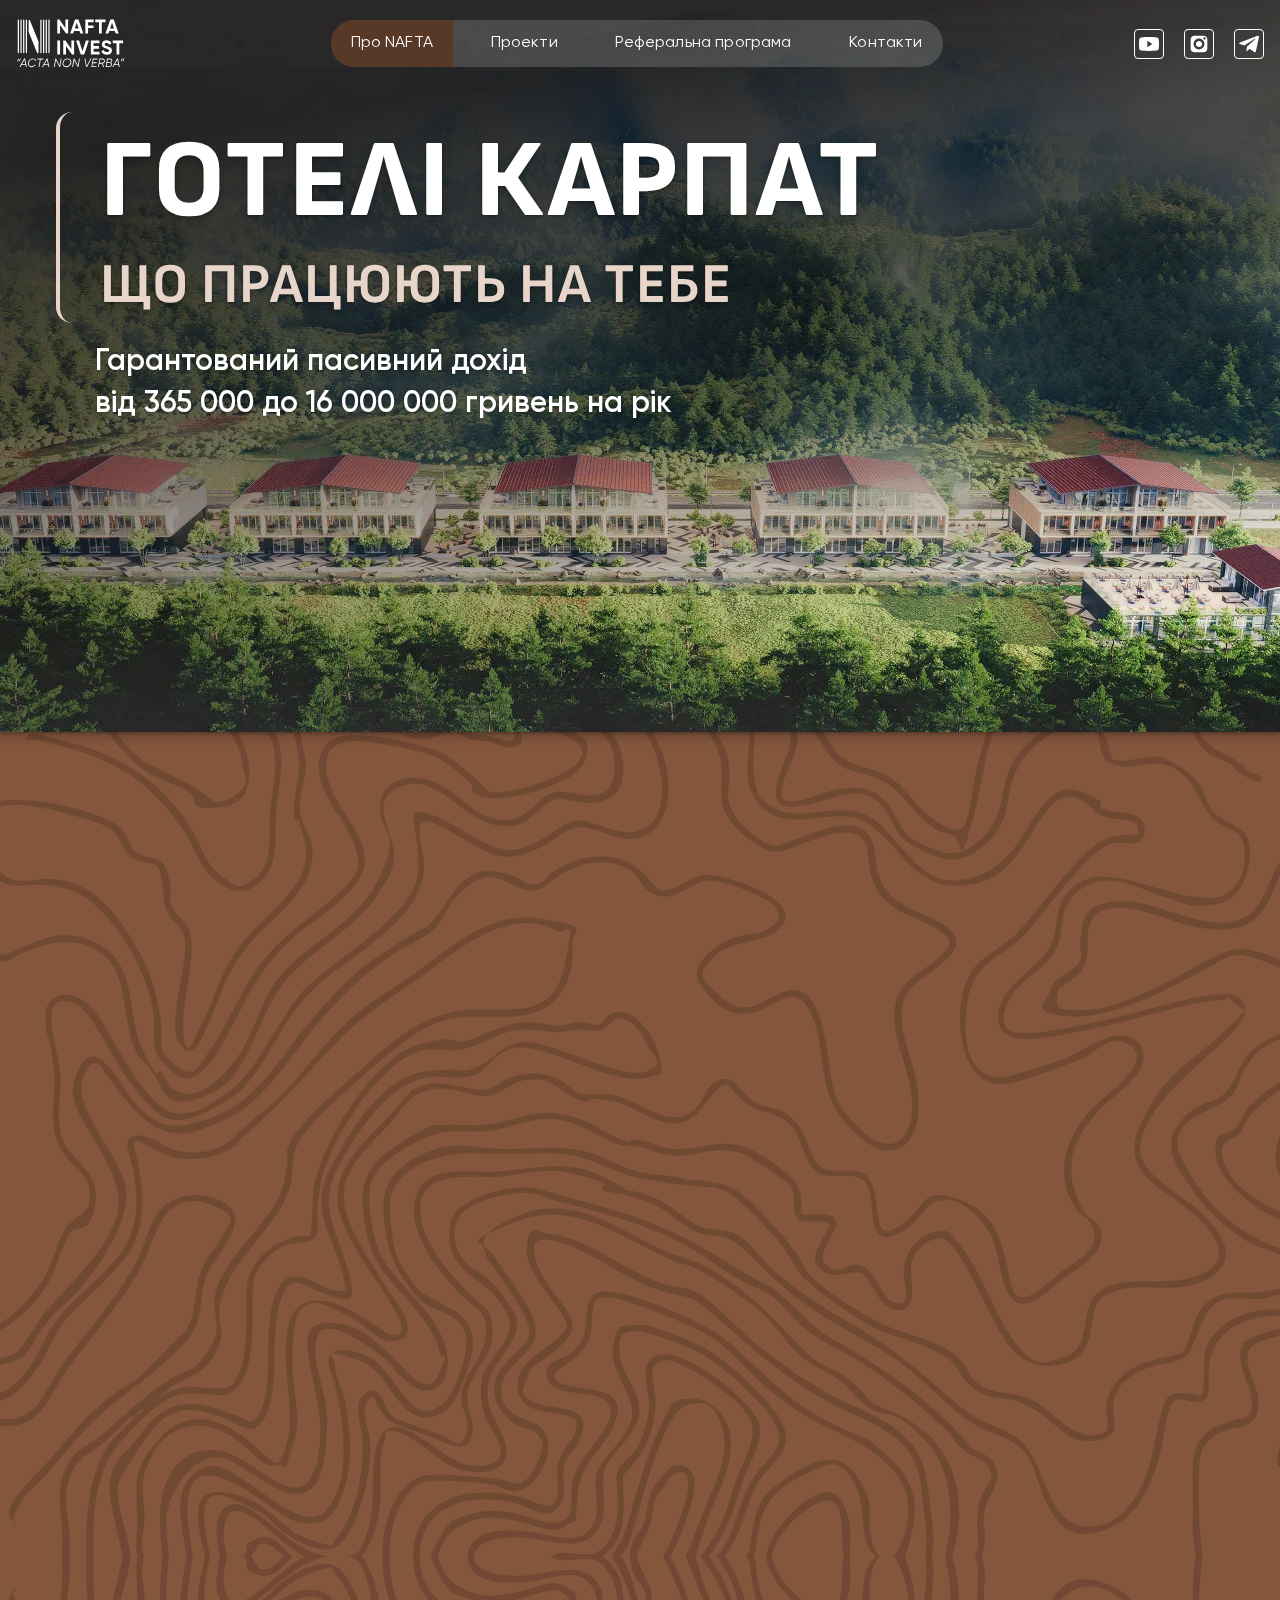
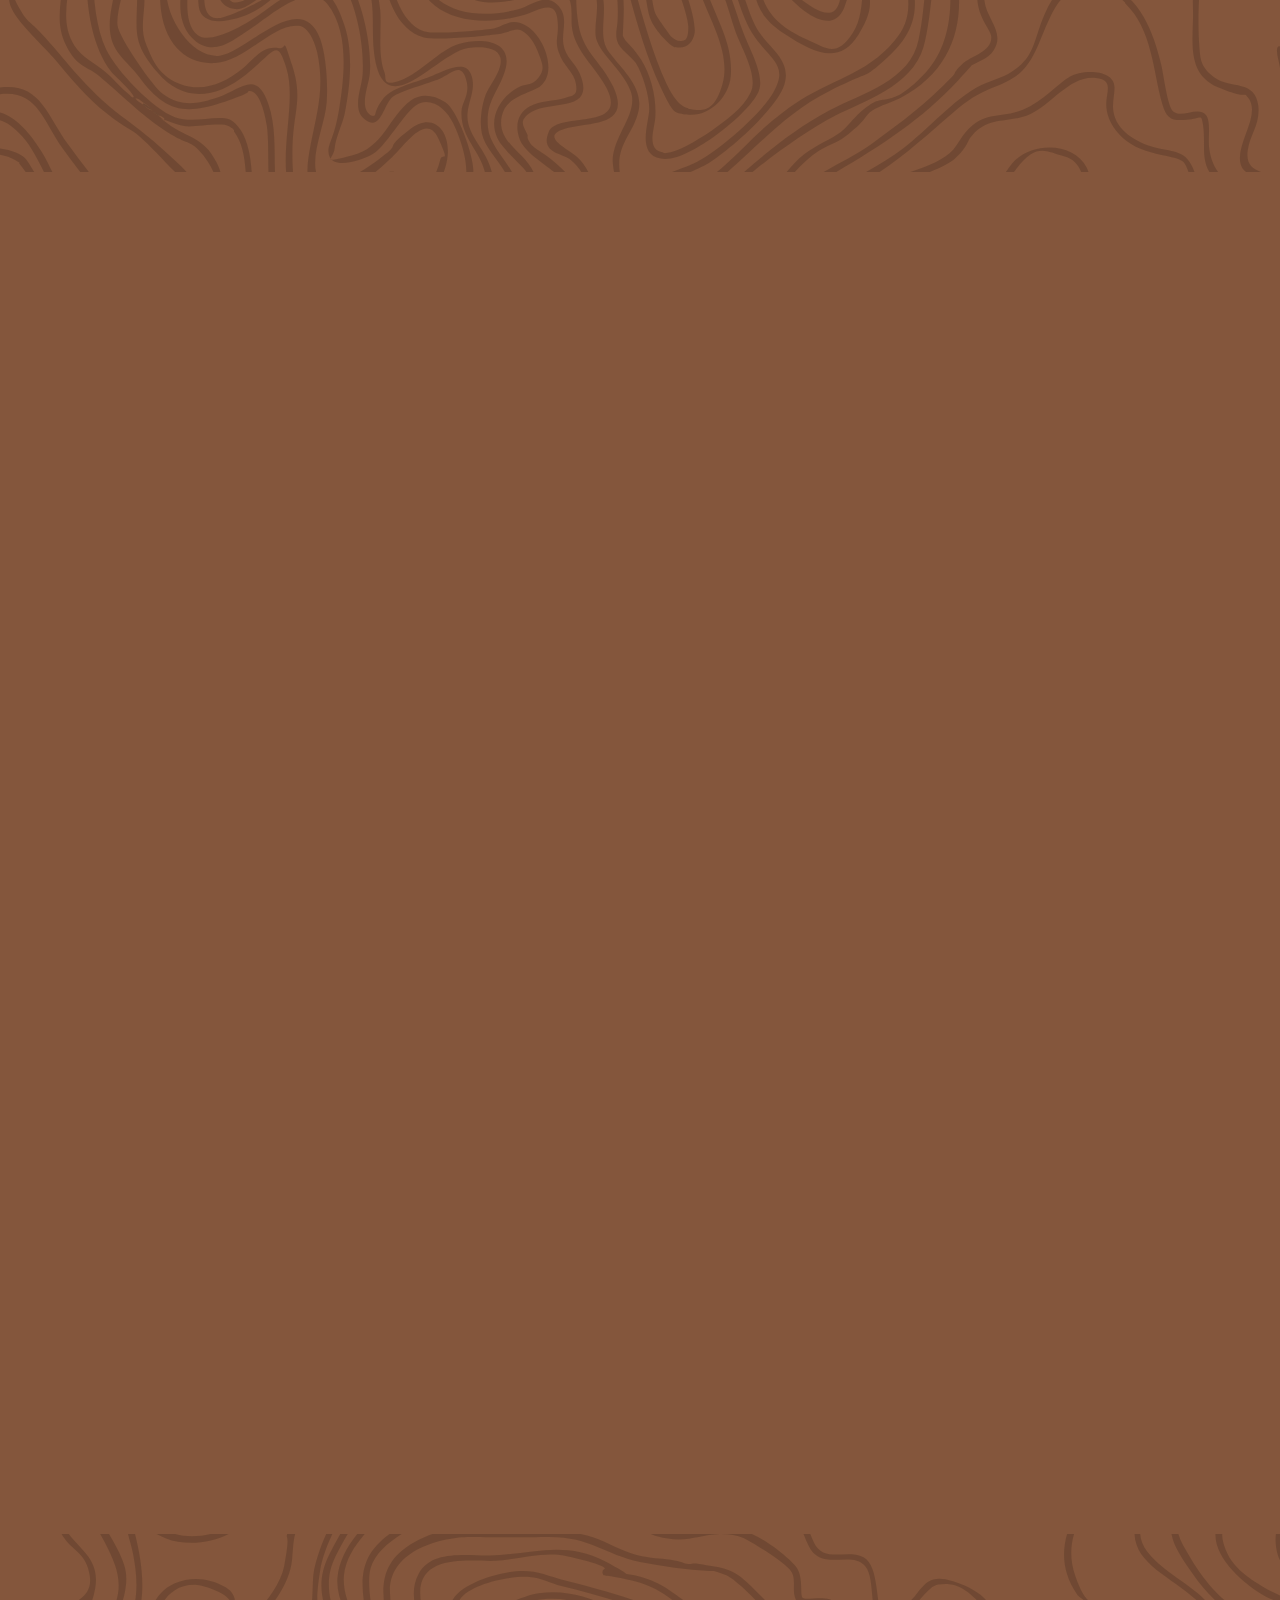
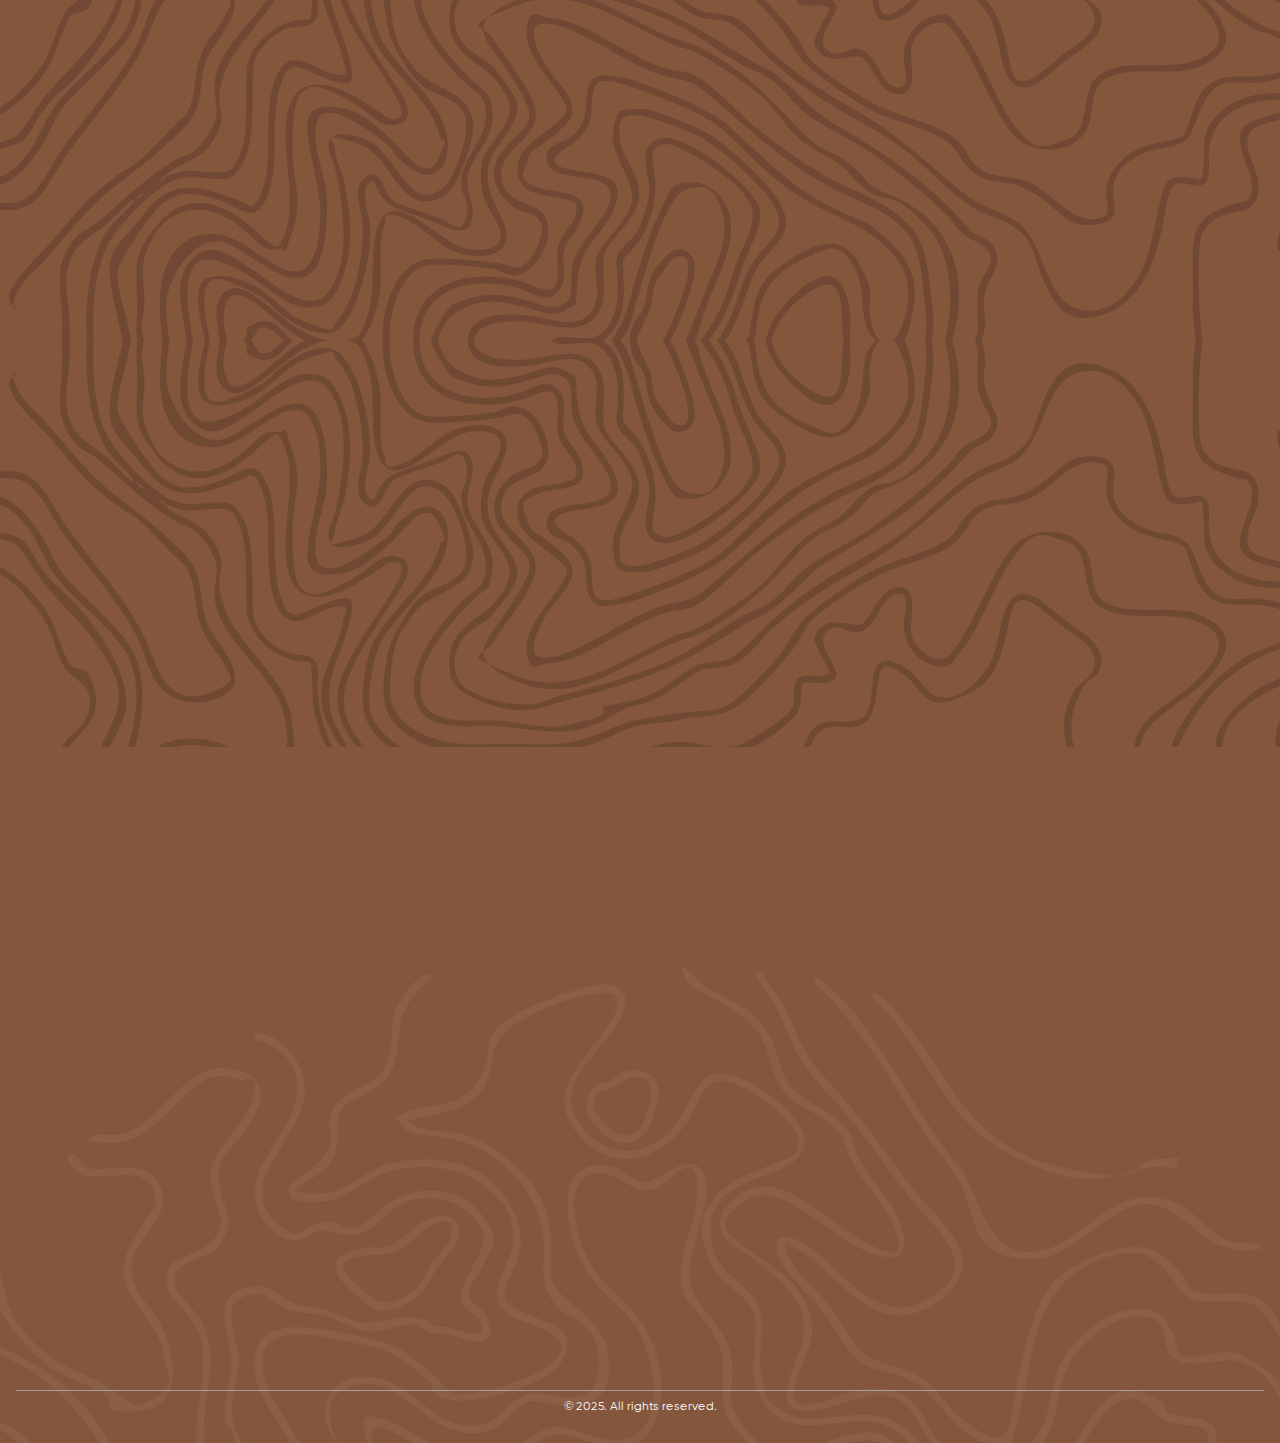
<file: index.html>
<!DOCTYPE html>
<html lang="uk">
<head>
    <meta charset="UTF-8">
    <title>NAFTA INVEST</title>
    <meta name="viewport" content="width=device-width, initial-scale=1.0">  
    <link rel="stylesheet" href="https://cdn.jsdelivr.net/npm/swiper@11/swiper-bundle.min.css">
    <link href="https://unpkg.com/aos@2.3.1/dist/aos.css" rel="stylesheet">
    <link rel="stylesheet" href="css/style.css">
</head>
<body class="body"> 
    <header class="header">
        <div class="container">
            <div class="header__inner">
                <a class="header__logo" href="index.html">
                    <img src="img/logo.svg" alt="">
                </a>
                <nav class="header__menu">
                    <ul>
                        <li>
                            <a class="header__link active" href="#">Про NAFTA</a>
                        </li>
                        <li>
                            <a class="header__link" href="#">Проекти</a>
                        </li>
                        <li>
                            <a class="header__link" href="#">Реферальна програма</a>
                        </li>
                        <li>
                            <a class="header__link" href="#">Контакти</a>
                        </li>
                    </ul>
                </nav>
                <div class="header__block social-link-block">
                    <a class="social-link" href="#" target="_blank">
                        <svg xmlns="http://www.w3.org/2000/svg" width="20" height="16" viewBox="0 0 20 16" fill="none">
                            <path d="M19.7212 3.23476C19.6162 2.35901 18.7909 1.51924 17.9274 1.40674C12.663 0.752481 7.33776 0.752481 2.07332 1.40674C1.20909 1.519 0.383784 2.35901 0.278802 3.23476C-0.0929339 6.44434 -0.0929339 9.55636 0.278802 12.7652C0.383784 13.641 1.20909 14.4815 2.07332 14.5932C7.33776 15.2475 12.663 15.2475 17.9274 14.5932C18.7909 14.4817 19.6162 13.641 19.7212 12.7652C20.093 9.55666 20.093 6.44434 19.7212 3.23476ZM8.33321 11.3339V4.66706L13.3333 8.00062L8.33321 11.3339Z" fill="white"/>
                        </svg>
                    </a>
                    <a class="social-link" href="#" target="_blank">
                        <svg xmlns="http://www.w3.org/2000/svg" width="18" height="18" viewBox="0 0 18 18" fill="none">
                            <path d="M9.00003 5.94333C7.31336 5.94333 5.94336 7.31333 5.94336 9C5.94336 10.6867 7.31336 12.06 9.00003 12.06C10.6867 12.06 12.06 10.6867 12.06 9C12.06 7.31333 10.6867 5.94333 9.00003 5.94333Z" fill="white"/>
                            <path d="M13.6132 0.666656H4.3865C2.3365 0.666656 0.666504 2.33666 0.666504 4.38666V13.6133C0.666504 15.6667 2.3365 17.3333 4.3865 17.3333H13.6132C15.6665 17.3333 17.3332 15.6667 17.3332 13.6133V4.38666C17.3332 2.33666 15.6665 0.666656 13.6132 0.666656ZM8.99984 14.4C6.02317 14.4 3.59984 11.9767 3.59984 8.99999C3.59984 6.02332 6.02317 3.60332 8.99984 3.60332C11.9765 3.60332 14.3998 6.02332 14.3998 8.99999C14.3998 11.9767 11.9765 14.4 8.99984 14.4ZM14.5132 4.58332C13.8832 4.58332 13.3698 4.07332 13.3698 3.44332C13.3698 2.81332 13.8832 2.29999 14.5132 2.29999C15.1432 2.29999 15.6565 2.81332 15.6565 3.44332C15.6565 4.07332 15.1432 4.58332 14.5132 4.58332Z" fill="white"/>
                        </svg>
                    </a>
                    <a class="social-link" href="#" target="_blank">
                        <svg xmlns="http://www.w3.org/2000/svg" width="20" height="18" viewBox="0 0 20 18" fill="none">
                            <path d="M7.84765 11.6508L7.51682 16.3042C7.99015 16.3042 8.19515 16.1008 8.44098 15.8567L10.6601 13.7358L15.2585 17.1033C16.1018 17.5733 16.696 17.3258 16.9235 16.3275L19.9418 2.18416L19.9426 2.18333C20.2101 0.936659 19.4918 0.449159 18.6701 0.754992L0.928481 7.54749C-0.282352 8.01749 -0.264018 8.69249 0.722648 8.99833L5.25848 10.4092L15.7943 3.81666C16.2901 3.48833 16.741 3.66999 16.3701 3.99833L7.84765 11.6508Z" fill="white"/>
                        </svg>
                    </a>
                </div>
                <button class="header__burger">
                    <svg xmlns="http://www.w3.org/2000/svg" width="20" height="14" viewBox="0 0 20 14" fill="none">
                        <path d="M1 1H19M7.75 7H19M1 13H19" stroke="white" stroke-linecap="round" stroke-linejoin="round"/>
                    </svg>
                    <svg xmlns="http://www.w3.org/2000/svg" width="12" height="13" viewBox="0 0 12 13" fill="none">
                        <path d="M9.5999 3.35429L8.87476 2.62915L5.9999 5.50401L3.12505 2.62915L2.3999 3.35429L5.27476 6.22915L2.3999 9.10401L3.12505 9.82915L5.9999 6.95429L8.87476 9.82915L9.5999 9.10401L6.72504 6.22915L9.5999 3.35429Z" fill="white"/>
                    </svg>
                </button>
            </div>
        </div>
    </header>

    <main class="main">
        <section class="hero">
            <div class="hero__image">
                <img src="img/hero.webp" alt="">
            </div>
            <div class="container">
                <div class="hero__inner">
                    <h1 class="hero__title" data-aos="zoom-in">Готелі карпат <span data-aos="zoom-in-up">що працюють на тебе</span></h1>
                    <p class="hero__descr" data-aos="zoom-in-up">Гарантований пасивний дохід  <br>від 365 000 до 16 000 000 гривень на рік</p>
                </div>
            </div>
        </section>

        <section class="invest section-bg">
            <div class="container">
                <div class="invest__inner">
                    <div class="invest__top section-top">
                        <div class="section-top-left">
                            <div class="section-top-logo" data-aos="zoom-in-right">
                                <img src="img/logo.svg" alt="">
                            </div>
                            <h3 class="section-top-name" data-aos="zoom-in-right">Nafta invest</h3>
                        </div>
                        <h5 class="section-top-right" data-aos="zoom-in-left">2021 - 2024</h5>
                    </div>
                    <div class="invest__block">
                        <div class="invest__item" data-aos="zoom-out-up" data-aos-delay="0">
                            <p class="invest__item-descr"><span>65 000 000+</span>гривень <br>залучених</p>
                            <h5 class="invest__item-name">Інвестицій</h5>
                        </div>
                        <div class="invest__item" data-aos="zoom-out-up" data-aos-delay="50">
                            <p class="invest__item-descr"><span>25</span> апартаментів <br>та вілл</p>
                            <h5 class="invest__item-name">Збудовано</h5>
                        </div>
                        <div class="invest__item" data-aos="zoom-out-up" data-aos-delay="100">
                            <p class="invest__item-descr"><span>20</span> інвесторів отримують гарантований</p>
                            <h5 class="invest__item-name">пасивний дохід</h5>
                        </div>
                        <div class="invest__item" data-aos="zoom-out-up" data-aos-delay="150">
                            <p class="invest__item-descr"><span>3200 м2</span> нових <br>апартаментів та вілл</p>
                            <h5 class="invest__item-name">будується</h5>
                        </div>
                    </div>
                    <span class="section-bottom-name" data-aos="zoom-in" data-aos-delay="0"><img src="img/anv.svg" alt=""></span>
                </div>
            </div>
        </section>

        <section class="projects">
            <div class="container">
                <div class="projects__inner">
                    <div class="projects__block">
                        <div class="projects__item" data-aos="zoom-in" data-aos-delay="0">
                            <div class="projects__item-image">
                                <img src="img/projects/1.webp" alt="">
                            </div>
                            <h3 class="projects__item-name">Nafta business & leisure</h3>
                            <p class="projects__item-descr">Комплекс з 5* інфрастуктурою</p>
                            <p class="projects__item-start">Запуск : <strong>2-й квартал 2027 року</strong></p>
                            <a class="projects__item-link btn" href="#">
                                Детальніше
                                <svg xmlns="http://www.w3.org/2000/svg" width="10" height="10" viewBox="0 0 10 10" fill="none">
                                    <path d="M9 1V9M9 1H1M9 1L1 9" stroke="white" stroke-width="1.5"/>
                                </svg>
                            </a>
                        </div>
                        <div class="projects__item" data-aos="zoom-in" data-aos-delay="50">
                            <div class="projects__item-image">
                                <img src="img/projects/2.webp" alt="">
                            </div>
                            <h3 class="projects__item-name">NAFTA APARTS & MUSEUM</h3>
                            <p class="projects__item-descr">Комплекс з  музеєм карпатської книги</p>
                            <p class="projects__item-start">Запуск : <strong>2-й квартал 2025 року</strong></p>
                            <a class="projects__item-link btn" href="#">
                                Працює
                                <svg xmlns="http://www.w3.org/2000/svg" width="10" height="10" viewBox="0 0 10 10" fill="none">
                                    <path d="M9 1V9M9 1H1M9 1L1 9" stroke="white" stroke-width="1.5"/>
                                </svg>
                            </a>
                        </div>
                        <div class="projects__item" data-aos="zoom-in" data-aos-delay="100">
                            <div class="projects__item-image">
                                <img src="img/projects/3.webp" alt="">
                            </div>
                            <h3 class="projects__item-name">Nafta villas</h3>
                            <p class="projects__item-descr">Родинні вілли з власними саунами</p>
                            <p class="projects__item-start">Запуск : <strong>1-й квартал 2023 року</strong></p>
                            <a class="projects__item-link btn" href="#">
                                Працює
                                <svg xmlns="http://www.w3.org/2000/svg" width="10" height="10" viewBox="0 0 10 10" fill="none">
                                    <path d="M9 1V9M9 1H1M9 1L1 9" stroke="white" stroke-width="1.5"/>
                                </svg>
                            </a>
                        </div>
                        <div class="projects__item" data-aos="zoom-in" data-aos-delay="150">
                            <div class="projects__item-image">
                                <img src="img/projects/4.webp" alt="">
                            </div>
                            <h3 class="projects__item-name">Nafta pparts</h3>
                            <p class="projects__item-descr">Автентичні апартамени з терасами</p>
                            <p class="projects__item-start">Запуск : <strong>2-й квартал 2022 року</strong></p>
                            <a class="projects__item-link btn" href="#">
                                Працює
                                <svg xmlns="http://www.w3.org/2000/svg" width="10" height="10" viewBox="0 0 10 10" fill="none">
                                    <path d="M9 1V9M9 1H1M9 1L1 9" stroke="white" stroke-width="1.5"/>
                                </svg>
                            </a>
                        </div>
                    </div>
                </div>
            </div>
        </section>

        <section class="referals">
            <div class="container">
                <div class="referals__inner">
                    <div class="referals__top section-top">
                        <div class="section-top-left">
                            <div class="section-top-logo" data-aos="zoom-in-right">
                                <img src="img/logo.svg" alt="">
                            </div>
                            <h3 class="section-top-name" data-aos="zoom-in-right">Nafta invest</h3>
                        </div>
                        <h5 class="section-top-right" data-aos="zoom-in-left">реферальна програма</h5>
                    </div>
                    <div class="referals__content" data-aos="zoom-in" data-aos-delay="0">
                        <p class="referals__descr">СТАНЬ ІНВЕСТОРОМ САМ ТА ПЕРЕКОНАЙ ДРУГА - <br>І КОЖЕН З ВАС ОТРИМАЄ ПО 1 % КЕШБЕКУ ВІД СУМИ ЙОГО ІНВЕСТИЦІЇ</p>
                    </div>
                    <span class="section-bottom-name" data-aos="zoom-in" data-aos-delay="0"><img src="img/anv.svg" alt=""></span>
                </div>
            </div>
        </section>

        <section class="contacts">
            <div class="container">
                <div class="contacts__inner">
                    <h2 class="contacts__title" data-aos="zoom-in-right">НАШІ контакти</h2>
                    <div class="contacts__box">
                        <div class="contacts__content">
                            <div class="contacts__block">
                                <div class="contacts__item" data-aos="zoom-in" data-aos-delay="0">
                                    <p class="contacts__item-name">
                                        <span>
                                            <svg xmlns="http://www.w3.org/2000/svg" width="20" height="20" viewBox="0 0 20 20" fill="none">
                                                <path d="M19.3567 14.4C19.302 14.3567 15.3333 11.496 14.244 11.7013C13.724 11.7933 13.4267 12.148 12.83 12.858C12.734 12.9727 12.5033 13.2473 12.324 13.4427C11.9469 13.3197 11.5791 13.17 11.2233 12.9947C9.38701 12.1007 7.90333 10.617 7.00933 8.78067C6.83391 8.42495 6.68419 8.05712 6.56133 7.68C6.75733 7.5 7.032 7.26933 7.14933 7.17067C7.856 6.57733 8.21133 6.28 8.30333 5.75867C8.492 4.67867 5.63333 0.682667 5.60333 0.646667C5.47363 0.461381 5.30437 0.307242 5.10778 0.195402C4.9112 0.0835624 4.69221 0.0168188 4.46667 0C3.308 0 0 4.29133 0 5.014C0 5.056 0.0606667 9.32533 5.32533 14.6807C10.6753 19.9393 14.944 20 14.986 20C15.7093 20 20 16.692 20 15.5333C19.9834 15.3086 19.917 15.0903 19.8058 14.8943C19.6945 14.6983 19.5411 14.5295 19.3567 14.4Z" fill="white"/>
                                            </svg>
                                        </span>
                                        Телефон
                                    </p>
                                    <a class="contacts__item-descr" href="tel:+380977790113">+38 (097) 779-01-13</a>
                                </div>
                                <div class="contacts__item" data-aos="zoom-in" data-aos-delay="50">
                                    <p class="contacts__item-name">
                                        <span>
                                            <svg xmlns="http://www.w3.org/2000/svg" width="20" height="16" viewBox="0 0 20 16" fill="none">
                                                <path d="M11.6714 10.2538C11.1739 10.5855 10.5959 10.7609 10 10.7609C9.40414 10.7609 8.82617 10.5855 8.32859 10.2538L0.133164 4.79001C0.087922 4.75976 0.0435173 4.72828 0 4.6956L0 13.6486C0 14.6751 0.833008 15.4897 1.84113 15.4897H18.1588C19.1853 15.4897 20 14.6567 20 13.6486V4.69556C19.9564 4.72833 19.9119 4.75987 19.8665 4.79017L11.6714 10.2538Z" fill="white"/>
                                                <path d="M0.783204 3.81487L8.97863 9.2787C9.28887 9.48554 9.64441 9.58894 9.99996 9.58894C10.3555 9.58894 10.7111 9.4855 11.0214 9.2787L19.2168 3.81487C19.7072 3.48812 20 2.94124 20 2.35101C20 1.33612 19.1743 0.510498 18.1595 0.510498H1.84051C0.825665 0.510537 9.68791e-07 1.33616 9.68791e-07 2.35198C-0.000303273 2.64152 0.0710559 2.92662 0.207714 3.18188C0.344372 3.43713 0.54208 3.6546 0.783204 3.81487Z" fill="white"/>
                                            </svg>
                                        </span>
                                        Email
                                    </p>
                                    <a class="contacts__item-descr" href="mailto:Leobud2015@gmail.com">Leobud2015@gmail.com</a>
                                </div>
                                <div class="contacts__item" data-aos="zoom-in" data-aos-delay="100">
                                    <p class="contacts__item-name">
                                        <span>
                                            <svg xmlns="http://www.w3.org/2000/svg" width="16" height="20" viewBox="0 0 16 20" fill="none">
                                                <path d="M8.00008 0C4.00613 0 0.756836 3.2493 0.756836 7.2432C0.756836 12.1998 7.23883 19.4763 7.5148 19.7836C7.77402 20.0723 8.2266 20.0718 8.48535 19.7836C8.76133 19.4763 15.2433 12.1998 15.2433 7.2432C15.2432 3.2493 11.994 0 8.00008 0ZM8.00008 10.8875C5.99063 10.8875 4.35586 9.25266 4.35586 7.2432C4.35586 5.23375 5.99066 3.59898 8.00008 3.59898C10.0095 3.59898 11.6443 5.23379 11.6443 7.24324C11.6443 9.2527 10.0095 10.8875 8.00008 10.8875Z" fill="white"/>
                                            </svg>
                                        </span>
                                        Головний офіс
                                    </p>
                                    <p class="contacts__item-descr">с. Східниця <br>вул. Чорновола, 47</p>
                                </div>
                                <div class="contacts__item" data-aos="zoom-in" data-aos-delay="150">
                                    <p class="contacts__item-name">
                                        <span>
                                            <svg xmlns="http://www.w3.org/2000/svg" width="16" height="20" viewBox="0 0 16 20" fill="none">
                                                <path d="M8.00008 0C4.00613 0 0.756836 3.2493 0.756836 7.2432C0.756836 12.1998 7.23883 19.4763 7.5148 19.7836C7.77402 20.0723 8.2266 20.0718 8.48535 19.7836C8.76133 19.4763 15.2433 12.1998 15.2433 7.2432C15.2432 3.2493 11.994 0 8.00008 0ZM8.00008 10.8875C5.99063 10.8875 4.35586 9.25266 4.35586 7.2432C4.35586 5.23375 5.99066 3.59898 8.00008 3.59898C10.0095 3.59898 11.6443 5.23379 11.6443 7.24324C11.6443 9.2527 10.0095 10.8875 8.00008 10.8875Z" fill="white"/>
                                            </svg>
                                        </span>
                                        Юридична адреса
                                    </p>
                                    <p class="contacts__item-descr">с. Східниця <br>вул. Чорновола, 47</p>
                                </div>
                            </div>
                            <div class="contacts__socials" data-aos="zoom-in-right">
                                <h6 class="contacts__socials-name">Ми в  соцмережі</h6>
                                <div class="contacts__socials-block social-link-block">
                                    <a class="social-link" href="#" target="_blank">
                                        <svg xmlns="http://www.w3.org/2000/svg" width="20" height="16" viewBox="0 0 20 16" fill="none">
                                            <path d="M19.7212 3.23476C19.6162 2.35901 18.7909 1.51924 17.9274 1.40674C12.663 0.752481 7.33776 0.752481 2.07332 1.40674C1.20909 1.519 0.383784 2.35901 0.278802 3.23476C-0.0929339 6.44434 -0.0929339 9.55636 0.278802 12.7652C0.383784 13.641 1.20909 14.4815 2.07332 14.5932C7.33776 15.2475 12.663 15.2475 17.9274 14.5932C18.7909 14.4817 19.6162 13.641 19.7212 12.7652C20.093 9.55666 20.093 6.44434 19.7212 3.23476ZM8.33321 11.3339V4.66706L13.3333 8.00062L8.33321 11.3339Z" fill="white"/>
                                        </svg>
                                    </a>
                                    <a class="social-link" href="#" target="_blank">
                                        <svg xmlns="http://www.w3.org/2000/svg" width="18" height="18" viewBox="0 0 18 18" fill="none">
                                            <path d="M9.00003 5.94333C7.31336 5.94333 5.94336 7.31333 5.94336 9C5.94336 10.6867 7.31336 12.06 9.00003 12.06C10.6867 12.06 12.06 10.6867 12.06 9C12.06 7.31333 10.6867 5.94333 9.00003 5.94333Z" fill="white"/>
                                            <path d="M13.6132 0.666656H4.3865C2.3365 0.666656 0.666504 2.33666 0.666504 4.38666V13.6133C0.666504 15.6667 2.3365 17.3333 4.3865 17.3333H13.6132C15.6665 17.3333 17.3332 15.6667 17.3332 13.6133V4.38666C17.3332 2.33666 15.6665 0.666656 13.6132 0.666656ZM8.99984 14.4C6.02317 14.4 3.59984 11.9767 3.59984 8.99999C3.59984 6.02332 6.02317 3.60332 8.99984 3.60332C11.9765 3.60332 14.3998 6.02332 14.3998 8.99999C14.3998 11.9767 11.9765 14.4 8.99984 14.4ZM14.5132 4.58332C13.8832 4.58332 13.3698 4.07332 13.3698 3.44332C13.3698 2.81332 13.8832 2.29999 14.5132 2.29999C15.1432 2.29999 15.6565 2.81332 15.6565 3.44332C15.6565 4.07332 15.1432 4.58332 14.5132 4.58332Z" fill="white"/>
                                        </svg>
                                    </a>
                                    <a class="social-link" href="#" target="_blank">
                                        <svg xmlns="http://www.w3.org/2000/svg" width="20" height="18" viewBox="0 0 20 18" fill="none">
                                            <path d="M7.84765 11.6508L7.51682 16.3042C7.99015 16.3042 8.19515 16.1008 8.44098 15.8567L10.6601 13.7358L15.2585 17.1033C16.1018 17.5733 16.696 17.3258 16.9235 16.3275L19.9418 2.18416L19.9426 2.18333C20.2101 0.936659 19.4918 0.449159 18.6701 0.754992L0.928481 7.54749C-0.282352 8.01749 -0.264018 8.69249 0.722648 8.99833L5.25848 10.4092L15.7943 3.81666C16.2901 3.48833 16.741 3.66999 16.3701 3.99833L7.84765 11.6508Z" fill="white"/>
                                        </svg>
                                    </a>
                                </div>
                            </div>
                        </div>
                        <form class="contacts__form" action="#" data-aos="zoom-in" data-aos-delay="100">
                            <h4 class="contacts__form-title">Форма зв’зку</h4>
                            <div class="contacts__form-content">
                                <div class="contacts__form-block">
                                    <div class="contacts__form-item">
                                        <input type="text" placeholder="Вкажіть ваше ім’я" name="name" required>
                                    </div>
                                    <div class="contacts__form-item">
                                        <input type="email" placeholder="Email" name="email" required>
                                    </div>                                
                                </div>
                                <div class="contacts__form-item">
                                    <textarea name="message" placeholder="Текст повідомлення"></textarea>
                                    <p class="contacts__form-agree">Віправляючи повідомлення ви даєте згоду на обрбку ваших даних</p>
                                </div>
                            </div>
                            <button class="contacts__form-btn btn" type="submit">
                                Надіслати
                                <svg xmlns="http://www.w3.org/2000/svg" width="10" height="10" viewBox="0 0 10 10" fill="none">
                                    <path d="M9 1V9M9 1H1M9 1L1 9" stroke="white" stroke-width="1.5"/>
                                </svg>
                            </button>
                        </form>
                    </div>
                </div>
            </div>
        </section>

    </main>

    <footer class="footer">
        <div class="container">
            <div class="footer__inner">
                <p class="footer__copy">© 2025. All rights reserved.</p>
            </div>
        </div>
    </footer>

    <script src="https://unpkg.com/aos@2.3.1/dist/aos.js"></script>
    <script src="https://cdn.jsdelivr.net/npm/swiper@11/swiper-bundle.min.js"></script>
    <script src="js/script.js"></script>
</body>
</html>
</file>
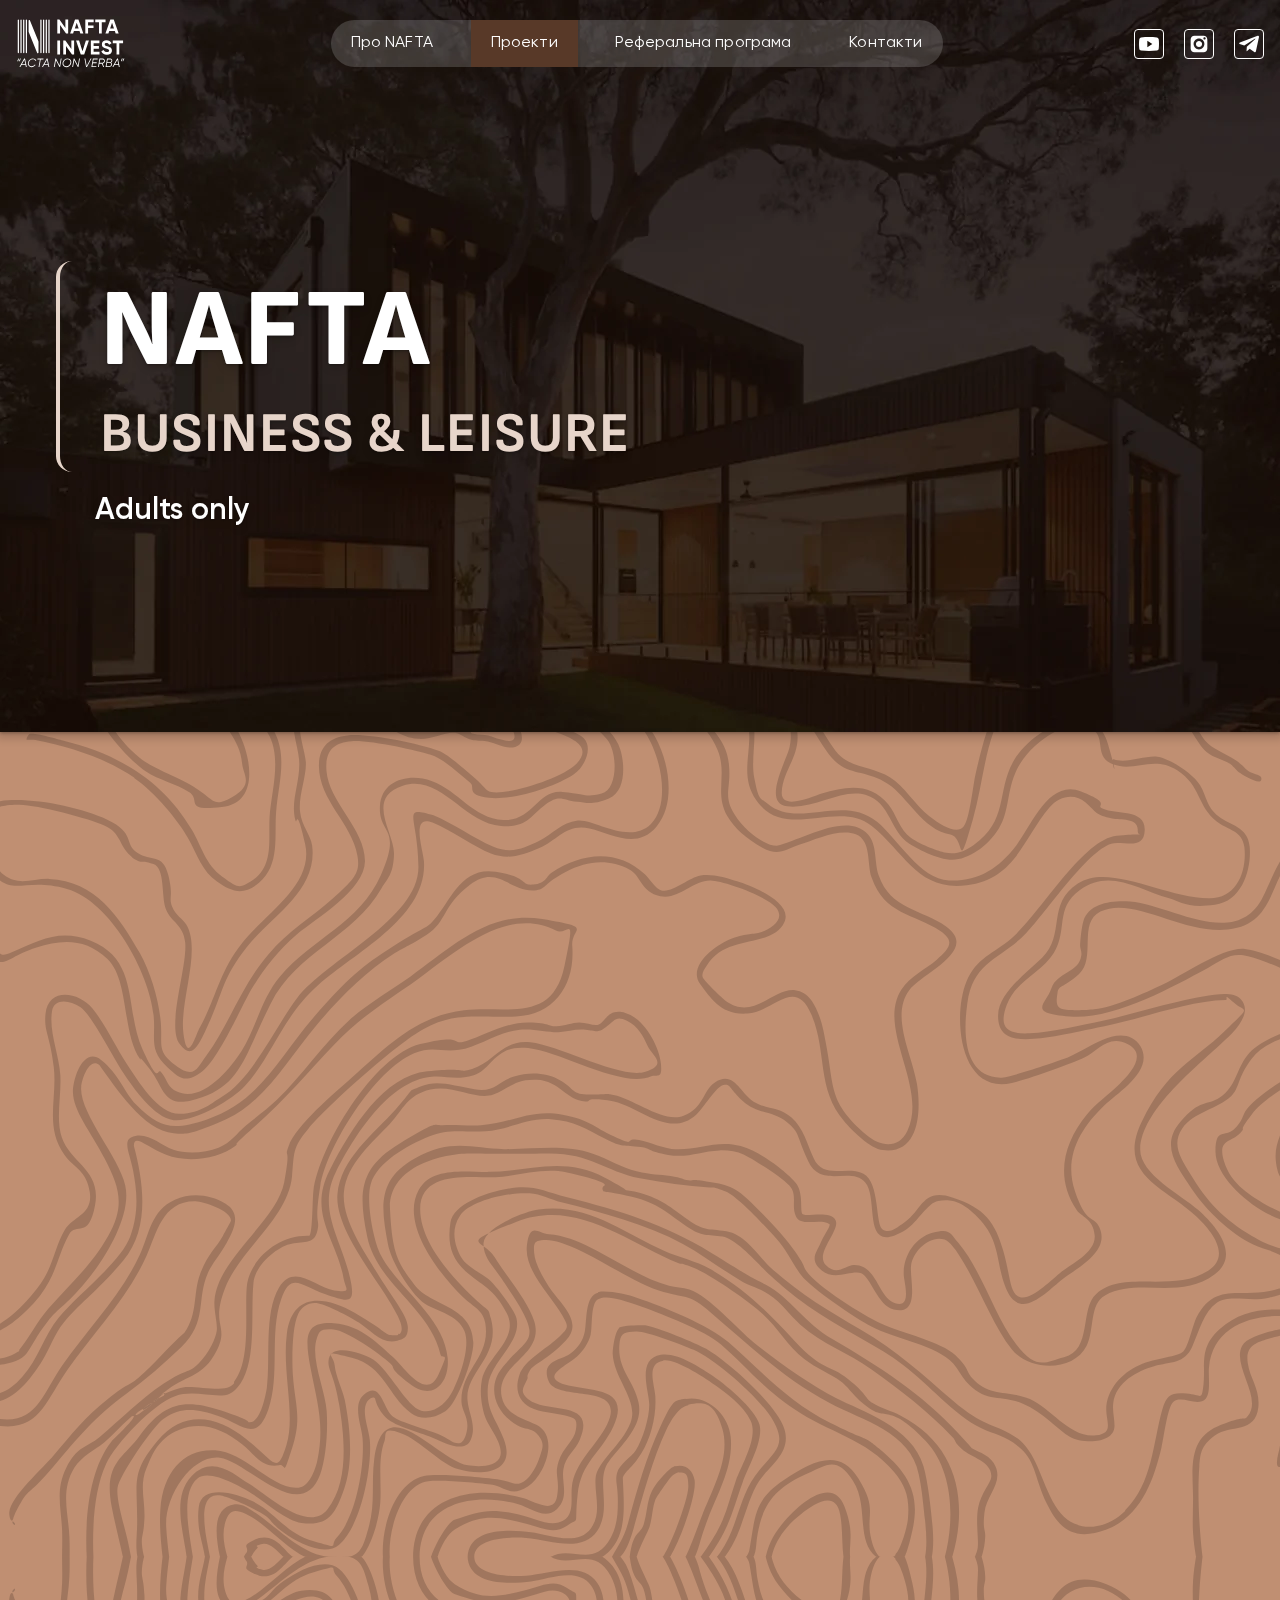
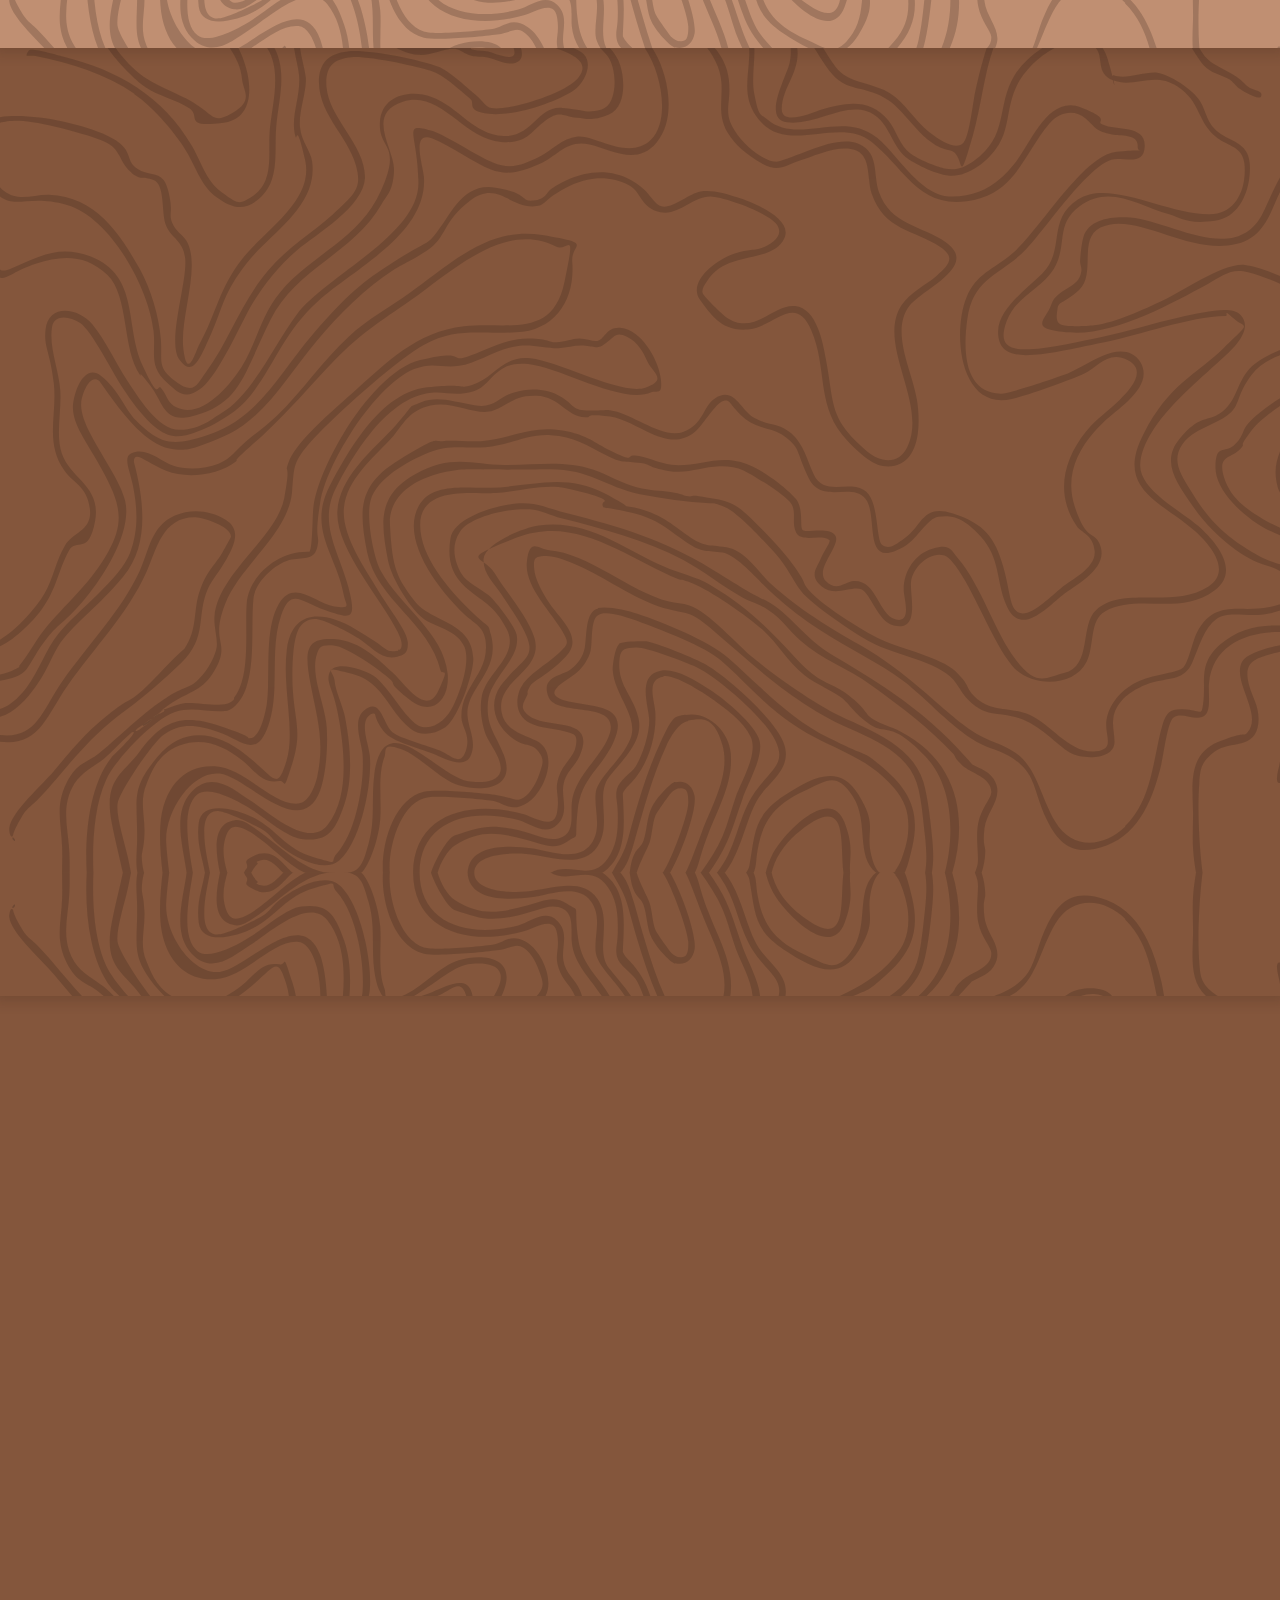
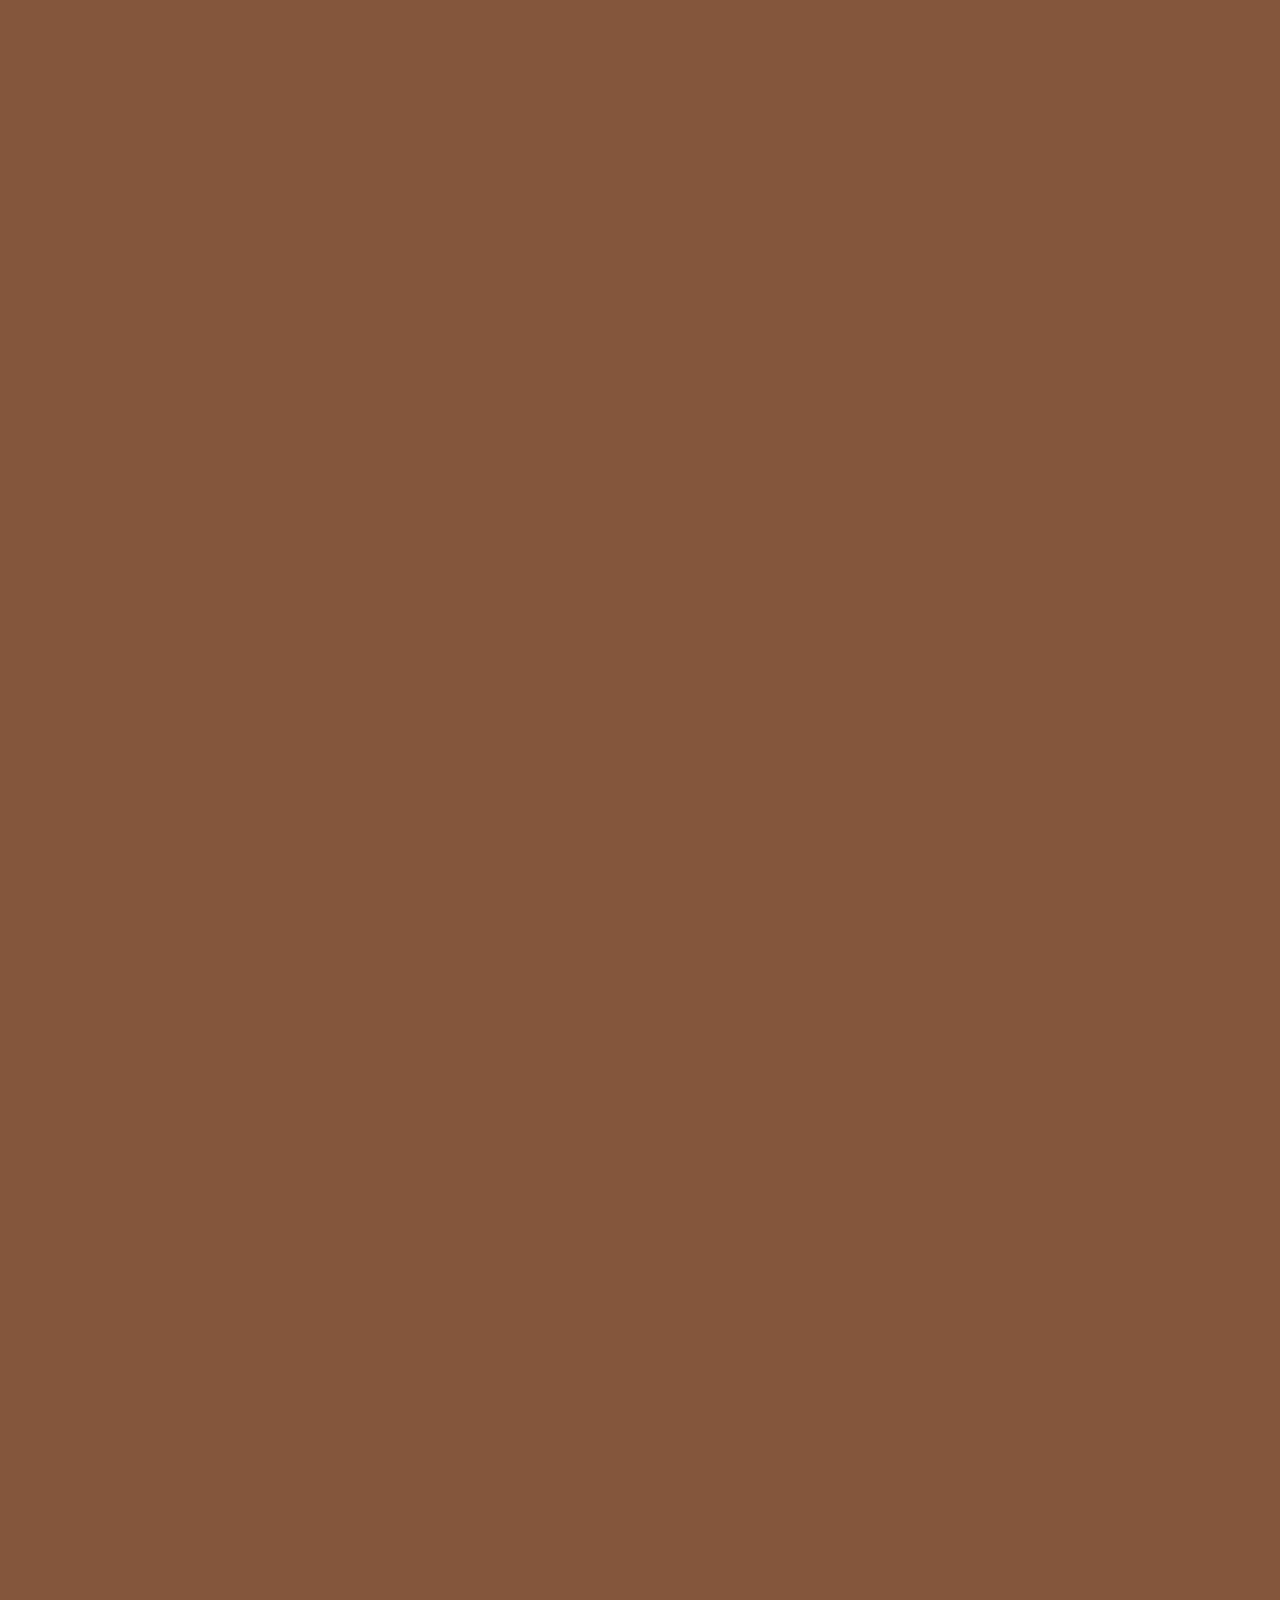
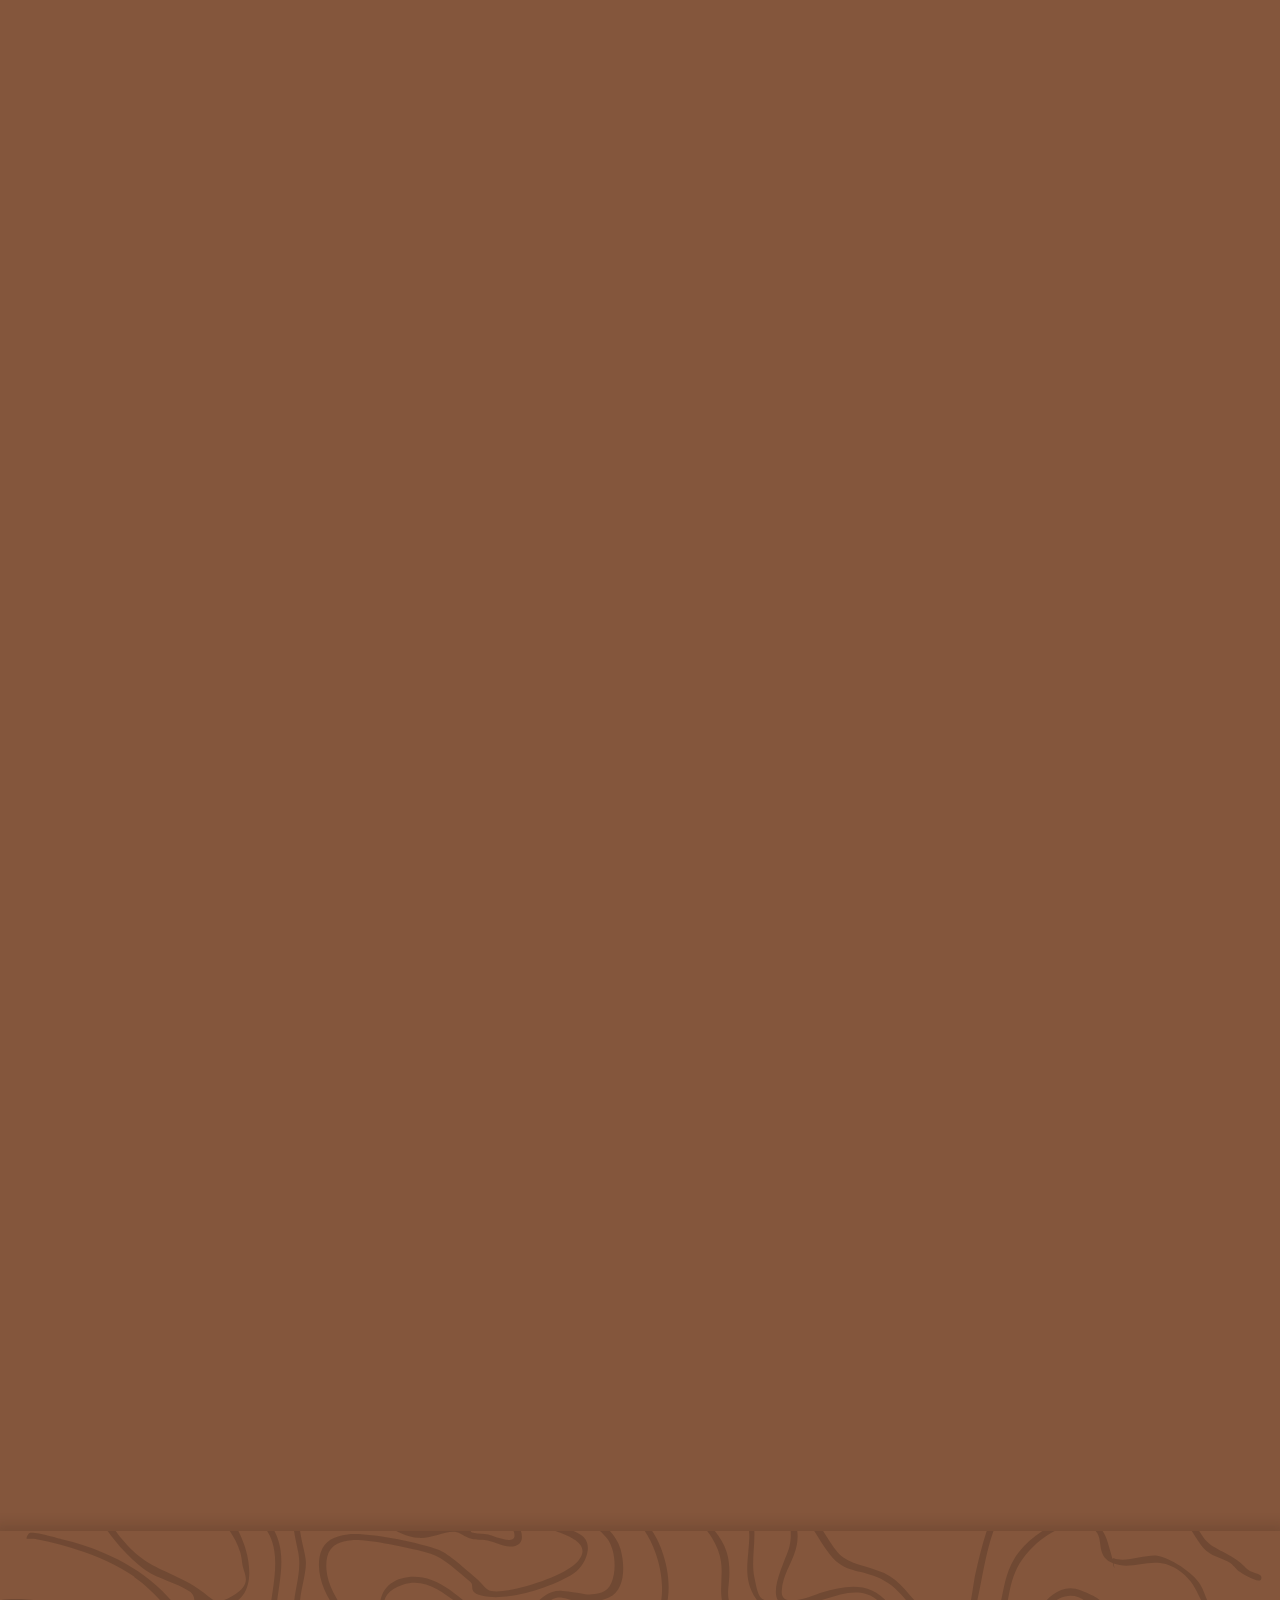
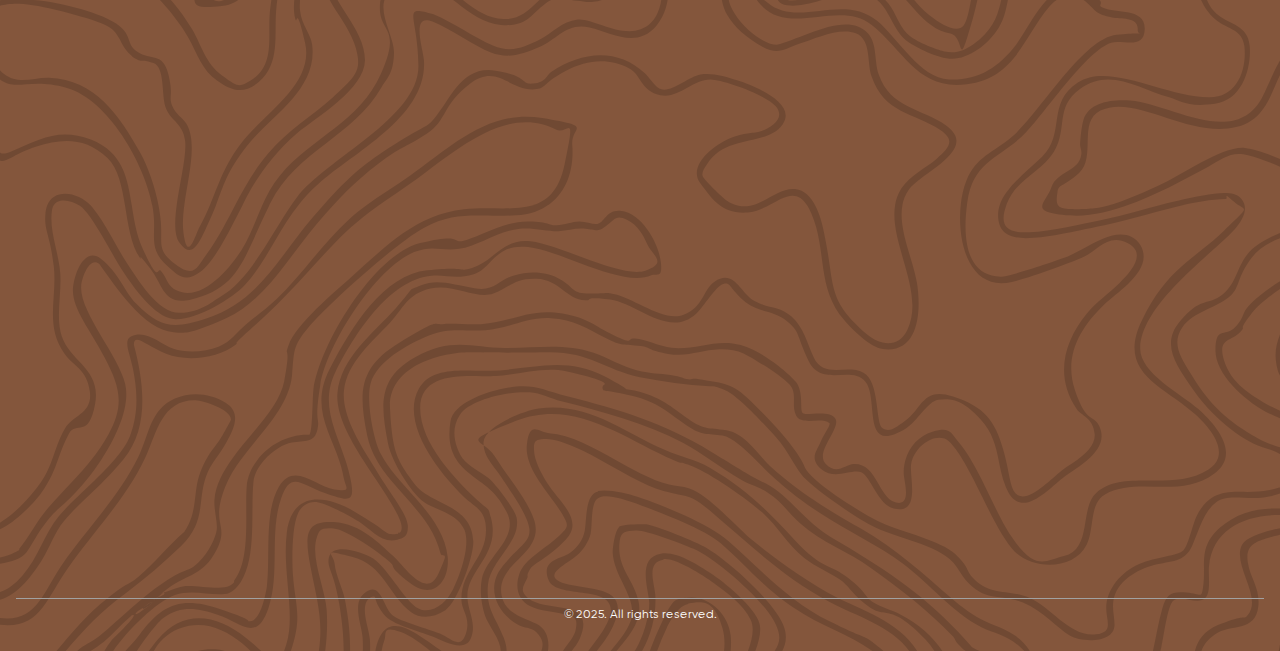
<file: projects.html>
<!DOCTYPE html>
<html lang="uk">
<head>
    <meta charset="UTF-8">
    <title>NAFTA INVEST</title>
    <meta name="viewport" content="width=device-width, initial-scale=1.0">  
    <link href="https://unpkg.com/aos@2.3.1/dist/aos.css" rel="stylesheet">
    <link rel="stylesheet" href="https://cdn.jsdelivr.net/npm/@fancyapps/ui@5.0/dist/fancybox/fancybox.css"/>
    <link rel="stylesheet" href="css/style.css">
</head>
<body class="body"> 
    <header class="header">
        <div class="container">
            <div class="header__inner">
                <a class="header__logo" href="index.html">
                    <img src="img/logo.svg" alt="">
                </a>
                <nav class="header__menu">
                    <ul>
                        <li>
                            <a class="header__link" href="#">Про NAFTA</a>
                        </li>
                        <li>
                            <a class="header__link active" href="#">Проекти</a>
                        </li>
                        <li>
                            <a class="header__link" href="#">Реферальна програма</a>
                        </li>
                        <li>
                            <a class="header__link" href="#">Контакти</a>
                        </li>
                    </ul>
                </nav>
                <div class="header__block social-link-block">
                    <a class="social-link" href="#" target="_blank">
                        <svg xmlns="http://www.w3.org/2000/svg" width="20" height="16" viewBox="0 0 20 16" fill="none">
                            <path d="M19.7212 3.23476C19.6162 2.35901 18.7909 1.51924 17.9274 1.40674C12.663 0.752481 7.33776 0.752481 2.07332 1.40674C1.20909 1.519 0.383784 2.35901 0.278802 3.23476C-0.0929339 6.44434 -0.0929339 9.55636 0.278802 12.7652C0.383784 13.641 1.20909 14.4815 2.07332 14.5932C7.33776 15.2475 12.663 15.2475 17.9274 14.5932C18.7909 14.4817 19.6162 13.641 19.7212 12.7652C20.093 9.55666 20.093 6.44434 19.7212 3.23476ZM8.33321 11.3339V4.66706L13.3333 8.00062L8.33321 11.3339Z" fill="white"/>
                        </svg>
                    </a>
                    <a class="social-link" href="#" target="_blank">
                        <svg xmlns="http://www.w3.org/2000/svg" width="18" height="18" viewBox="0 0 18 18" fill="none">
                            <path d="M9.00003 5.94333C7.31336 5.94333 5.94336 7.31333 5.94336 9C5.94336 10.6867 7.31336 12.06 9.00003 12.06C10.6867 12.06 12.06 10.6867 12.06 9C12.06 7.31333 10.6867 5.94333 9.00003 5.94333Z" fill="white"/>
                            <path d="M13.6132 0.666656H4.3865C2.3365 0.666656 0.666504 2.33666 0.666504 4.38666V13.6133C0.666504 15.6667 2.3365 17.3333 4.3865 17.3333H13.6132C15.6665 17.3333 17.3332 15.6667 17.3332 13.6133V4.38666C17.3332 2.33666 15.6665 0.666656 13.6132 0.666656ZM8.99984 14.4C6.02317 14.4 3.59984 11.9767 3.59984 8.99999C3.59984 6.02332 6.02317 3.60332 8.99984 3.60332C11.9765 3.60332 14.3998 6.02332 14.3998 8.99999C14.3998 11.9767 11.9765 14.4 8.99984 14.4ZM14.5132 4.58332C13.8832 4.58332 13.3698 4.07332 13.3698 3.44332C13.3698 2.81332 13.8832 2.29999 14.5132 2.29999C15.1432 2.29999 15.6565 2.81332 15.6565 3.44332C15.6565 4.07332 15.1432 4.58332 14.5132 4.58332Z" fill="white"/>
                        </svg>
                    </a>
                    <a class="social-link" href="#" target="_blank">
                        <svg xmlns="http://www.w3.org/2000/svg" width="20" height="18" viewBox="0 0 20 18" fill="none">
                            <path d="M7.84765 11.6508L7.51682 16.3042C7.99015 16.3042 8.19515 16.1008 8.44098 15.8567L10.6601 13.7358L15.2585 17.1033C16.1018 17.5733 16.696 17.3258 16.9235 16.3275L19.9418 2.18416L19.9426 2.18333C20.2101 0.936659 19.4918 0.449159 18.6701 0.754992L0.928481 7.54749C-0.282352 8.01749 -0.264018 8.69249 0.722648 8.99833L5.25848 10.4092L15.7943 3.81666C16.2901 3.48833 16.741 3.66999 16.3701 3.99833L7.84765 11.6508Z" fill="white"/>
                        </svg>
                    </a>
                </div>
                <button class="header__burger">
                    <svg xmlns="http://www.w3.org/2000/svg" width="20" height="14" viewBox="0 0 20 14" fill="none">
                        <path d="M1 1H19M7.75 7H19M1 13H19" stroke="white" stroke-linecap="round" stroke-linejoin="round"/>
                    </svg>
                    <svg xmlns="http://www.w3.org/2000/svg" width="12" height="13" viewBox="0 0 12 13" fill="none">
                        <path d="M9.5999 3.35429L8.87476 2.62915L5.9999 5.50401L3.12505 2.62915L2.3999 3.35429L5.27476 6.22915L2.3999 9.10401L3.12505 9.82915L5.9999 6.95429L8.87476 9.82915L9.5999 9.10401L6.72504 6.22915L9.5999 3.35429Z" fill="white"/>
                    </svg>
                </button>
            </div>
        </div>
    </header>

    <main class="main">
        <section class="hero hero-center">
            <div class="hero__image">
                <img src="img/hero-2.webp" alt="">
            </div>
            <div class="container">
                <div class="hero__inner">
                    <h1 class="hero__title" data-aos="zoom-in">Nafta <span data-aos="zoom-in-up">business & leisure</span></h1>
                    <p class="hero__descr" data-aos="zoom-in-up">Adults only</p>
                </div>
            </div>
        </section>

        <section class="textBlock section-bg">
            <div class="container">
                <div class="textBlock__inner" data-aos="zoom-out-up" data-aos-delay="0">
                    <h2 class="textBlock__title">Lorem ipsum dolor sit amet</h2>
                    <p>Lorem ipsum dolor sit amet consectetur. Rhoncus netus urna nisl dictum viverra. Molestie purus semper massa urna lorem nibh. In et donec turpis suspendisse aenean. Id in cursus elit pharetra tincidunt nunc vitae. Et ullamcorper sed eget morbi non pellentesque.</p>
                    <p>Enim morbi libero sit turpis mattis. Amet velit sollicitudin facilisis lacinia nunc sagittis nunc. Urna tristique auctor pretium nulla commodo neque mauris. At ipsum maecenas eu donec convallis. Sagittis pretium ligula ipsum fusce eu sed eu egestas blandit. Fermentum laoreet justo at proin. Vitae magna adipiscing tempus pellentesque sed justo mattis risus egestas. Amet cursus pellentesque nunc pulvinar nunc auctor egestas.</p>
                    <p>Velit risus commodo duis facilisi. Sit quisque interdum ac eu commodo in. Gravida commodo eu commodo quam enim nisl imperdiet enim. Vulputate amet nisl natoque egestas tincidunt. Pretium rhoncus pellentesque duis odio massa a. Sed morbi cursus donec amet faucibus pulvinar. Enim egestas faucibus consequat ultrices. Metus egestas fames vulputate dolor vel nec nulla. Condimentum pellentesque risus in duis laoreet. Sollicitudin facilisis arcu varius id pharetra convallis vulputate. Neque nulla nullam aliquet quisque tempor. Dignissim tincidunt commodo sit nascetur fermentum amet cras est enim. Pharetra urna porta vitae sit ultricies. Enim lectus eu elit non nibh.</p>
                    <p>Consectetur commodo viverra pharetra malesuada egestas ultrices. Sed massa elementum egestas convallis ultricies et. Augue quisque orci in egestas amet ornare malesuada amet. Gravida aliquam ultrices tortor non pharetra viverra amet. Tristique urna arcu suscipit enim volutpat. Cursus arcu est nunc consequat tellus facilisi morbi volutpat. Volutpat nascetur pellentesque lacus elementum morbi posuere donec. Ultricies purus ac et pellentesque. Vitae sagittis sit lobortis faucibus pharetra.</p>
                    <p>Tellus enim quis ut vulputate viverra. At amet rhoncus eu vel pharetra. Vel eu ipsum diam hendrerit venenatis facilisis sed nunc. Accumsan et consequat nunc sapien suspendisse cursus lectus ultrices neque. Quam faucibus id velit cras aliquet integer diam fermentum.</p>
                </div>
            </div>
        </section>

        <section class="advantages section-bg">
            <div class="container">
                <div class="advantages__inner">
                    <div class="advantages__block">
                        <div class="advantages__item" data-aos="zoom-in" data-aos-delay="0">
                            <h3 class="advantages__item-title">SPA</h3>
                            <p class="advantages__item-descr">ВЕЛИКИЙ ЦІЛОРІЧНИЙ БАСЕЙН, САУНИ ТА ЧАНИ НА ДРОВАХ </p>
                        </div>
                        <div class="advantages__item" data-aos="zoom-in" data-aos-delay="20">
                            <h3 class="advantages__item-title">BEAUTY</h3>
                            <p class="advantages__item-descr">ТРЕНАЖЕРНА ЗАЛА, МАСАЖНІ КАБІНЕТИ ТА ІНФРАЧЕРВОНІ САУНИ</p>
                        </div>
                        <div class="advantages__item" data-aos="zoom-in" data-aos-delay="40">
                            <h3 class="advantages__item-title">ACTIVE</h3>
                            <p class="advantages__item-descr">БІЛЬЯРД, ДАРТС, АЕРОХОКЕЙ, ПРОКАТ ТУРИСТИЧНОГО СПОРЯДЖЕННЯ, ЛАВКА КРАФТОВИХ РЕЧЕЙ ТА МЕРЧУ</p>
                        </div>
                        <div class="advantages__item" data-aos="zoom-in" data-aos-delay="60">
                            <h3 class="advantages__item-title">GASTRO</h3>
                            <p class="advantages__item-descr">РЕСТОРАН ЗДОРОВОЇ ЛЮДИНИ</p>
                        </div>
                        <div class="advantages__item" data-aos="zoom-in" data-aos-delay="80">
                            <h3 class="advantages__item-title">BUSINESS</h3>
                            <p class="advantages__item-descr">КОНФЕРЕНЦ-ЗАЛА НА 50 ОСІБ, МІТІНГ-РУМИ ТА ОФІСИ</p>
                        </div>
                        <div class="advantages__item" data-aos="zoom-in" data-aos-delay="100">
                            <h3 class="advantages__item-title">ROOFTOPBAR</h3>
                            <p class="advantages__item-descr">ТЕРИТОРІЯ ІВЕНТІВ ТА ШОУ</p>
                        </div>
                        <div class="advantages__item" data-aos="zoom-in" data-aos-delay="120">
                            <h3 class="advantages__item-title">8 ПЕНТХАУСІВ</h3>
                            <p class="advantages__item-descr">З ВЛАСНИМИ ТЕРАСАМИ, ЯКІ НЕ МАЮТЬ АНАЛОГІВ В РЕГІОНІ</p>
                        </div>
                        <div class="advantages__item" data-aos="zoom-in" data-aos-delay="140">
                            <h3 class="advantages__item-title">24 MOUNTIN</h3>
                            <p class="advantages__item-descr">VIEW АПАРТАМЕНТИ З БАЛКОНАМИ</p>
                        </div>
                        <div class="advantages__item" data-aos="zoom-in" data-aos-delay="160">
                            <h3 class="advantages__item-title">СТРУМОК</h3>
                            <p class="advantages__item-descr">З ШОУ-ФОНТАНОМ ТА КАРПАТСЬКІ ЕНДЕМІКИ</p>
                        </div>
                    </div>
                </div>
            </div>
        </section>

        <section class="product">
            <div class="container">
                <div class="product__inner">
                    <div class="product__block">
                        <div class="product__item" data-aos="zoom-in" data-aos-delay="0">
                            <div class="product__item-top">
                                <div class="product__item-image" data-aos="zoom-in" data-aos-delay="50">
                                    <img src="img/product/image.webp" alt="">
                                </div>
                                <div class="product__item-content" data-aos="zoom-in" data-aos-delay="50">
                                    <h3 class="product__item-title">ПЕНТХАУС З ТЕРАСОЮ</h3>
                                    <ul class="product__item-list">
                                        <li>185 000 у.о. інвестицій </li>
                                        <li>68 м2 загальної площі та 50 м2 тераси  </li>
                                        <li>18 500 у.о./рік гарантованого пасивного доходу  </li>
                                        <li>25 % капіталізації за час будівництва</li>
                                        <li>5 % щорічної капіталізації під час управління  </li>
                                    </ul>
                                </div>
                            </div>
                            <div class="product__item-bottom" data-aos="zoom-in" data-aos-delay="100">
                                <div class="product__item-scheme">
                                    <img src="img/product/image-1.webp" alt="">
                                </div>
                                <div class="product__item-scheme">
                                    <img src="img/product/image-2.webp" alt="">
                                </div>
                                <div class="product__item-scheme">
                                    <img src="img/product/image-2.webp" alt="">
                                </div>
                                <div class="product__item-scheme">
                                    <img src="img/product/image-1.webp" alt="">
                                </div>
                                <div class="product__item-scheme">
                                    <img src="img/product/image-1.webp" alt="">
                                </div>
                                <div class="product__item-scheme">
                                    <img src="img/product/image-2.webp" alt="">
                                </div>
                            </div>
                        </div>


                        <div class="product__item" data-aos="zoom-in" data-aos-delay="0">
                            <div class="product__item-top">
                                <div class="product__item-image" data-aos="zoom-in" data-aos-delay="50">
                                    <img src="img/product/image2.webp" alt="">
                                </div>
                                <div class="product__item-content" data-aos="zoom-in" data-aos-delay="50">
                                    <h3 class="product__item-title">MOUNTIN VIEW АПАРТАМЕНТ З БАЛКОНОМ</h3>
                                    <ul class="product__item-list">
                                        <li>85 000 у.о. інвестицій </li>
                                        <li>34 м2 загальної площі та 5 м2 балкону </li>
                                        <li>8 500 у.о./рік гарантованого пасивного доходу</li>
                                        <li>25 % капіталізації за час будівництва</li>
                                        <li>5 % щорічної капіталізації під час управління</li>
                                    </ul>
                                </div>
                            </div>
                            <div class="product__item-bottom" data-aos="zoom-in" data-aos-delay="100">
                                <div class="product__item-scheme">
                                    <img src="img/product/image-1.webp" alt="">
                                </div>
                                <div class="product__item-scheme">
                                    <img src="img/product/image-2.webp" alt="">
                                </div>
                                <div class="product__item-scheme">
                                    <img src="img/product/image-2.webp" alt="">
                                </div>
                                <div class="product__item-scheme">
                                    <img src="img/product/image-1.webp" alt="">
                                </div>
                                <div class="product__item-scheme">
                                    <img src="img/product/image-1.webp" alt="">
                                </div>
                                <div class="product__item-scheme">
                                    <img src="img/product/image-2.webp" alt="">
                                </div>
                            </div>
                        </div>
                    </div>
                </div>
            </div>
        </section>

        <section class="about section-bg">
            <div class="container">
                <div class="about__inner" data-aos="zoom-in" data-aos-delay="0">
                    <div class="about__image" data-aos="zoom-in" data-aos-delay="20">
                        <img src="img/about.webp" alt="">
                    </div>
                    <div class="about__content">
                        <div class="about__top" data-aos="zoom-in-right" data-aos-delay="50">
                            <h3 class="about__title">Максим Глухих</h3>
                            <h6 class="about__descr">засновник та СЕО</h6>
                            <div class="about__top-block">
                                <h5 class="about__name">Nafta invest</h5>
                                <h5 class="about__name">Nafta hotels</h5>
                            </div>
                        </div>     
                        <div class="about__block">
                            <div class="about__item" data-aos="zoom-in" data-aos-delay="0">
                                <p class="about__item-name">
                                    <span>
                                        <svg xmlns="http://www.w3.org/2000/svg" width="20" height="20" viewBox="0 0 20 20" fill="none">
                                            <path d="M19.3567 14.4C19.302 14.3567 15.3333 11.496 14.244 11.7013C13.724 11.7933 13.4267 12.148 12.83 12.858C12.734 12.9727 12.5033 13.2473 12.324 13.4427C11.9469 13.3197 11.5791 13.17 11.2233 12.9947C9.38701 12.1007 7.90333 10.617 7.00933 8.78067C6.83391 8.42495 6.68419 8.05712 6.56133 7.68C6.75733 7.5 7.032 7.26933 7.14933 7.17067C7.856 6.57733 8.21133 6.28 8.30333 5.75867C8.492 4.67867 5.63333 0.682667 5.60333 0.646667C5.47363 0.461381 5.30437 0.307242 5.10778 0.195402C4.9112 0.0835624 4.69221 0.0168188 4.46667 0C3.308 0 0 4.29133 0 5.014C0 5.056 0.0606667 9.32533 5.32533 14.6807C10.6753 19.9393 14.944 20 14.986 20C15.7093 20 20 16.692 20 15.5333C19.9834 15.3086 19.917 15.0903 19.8058 14.8943C19.6945 14.6983 19.5411 14.5295 19.3567 14.4Z" fill="white"/>
                                        </svg>
                                    </span>
                                    Телефон
                                </p>
                                <a class="about__item-descr" href="tel:+380977790113">+38 (097) 779-01-13</a>
                            </div>
                            <div class="about__item" data-aos="zoom-in" data-aos-delay="50">
                                <p class="about__item-name">
                                    <span>
                                        <svg xmlns="http://www.w3.org/2000/svg" width="20" height="16" viewBox="0 0 20 16" fill="none">
                                            <path d="M11.6714 10.2538C11.1739 10.5855 10.5959 10.7609 10 10.7609C9.40414 10.7609 8.82617 10.5855 8.32859 10.2538L0.133164 4.79001C0.087922 4.75976 0.0435173 4.72828 0 4.6956L0 13.6486C0 14.6751 0.833008 15.4897 1.84113 15.4897H18.1588C19.1853 15.4897 20 14.6567 20 13.6486V4.69556C19.9564 4.72833 19.9119 4.75987 19.8665 4.79017L11.6714 10.2538Z" fill="white"/>
                                            <path d="M0.783204 3.81487L8.97863 9.2787C9.28887 9.48554 9.64441 9.58894 9.99996 9.58894C10.3555 9.58894 10.7111 9.4855 11.0214 9.2787L19.2168 3.81487C19.7072 3.48812 20 2.94124 20 2.35101C20 1.33612 19.1743 0.510498 18.1595 0.510498H1.84051C0.825665 0.510537 9.68791e-07 1.33616 9.68791e-07 2.35198C-0.000303273 2.64152 0.0710559 2.92662 0.207714 3.18188C0.344372 3.43713 0.54208 3.6546 0.783204 3.81487Z" fill="white"/>
                                        </svg>
                                    </span>
                                    Email
                                </p>
                                <a class="about__item-descr" href="mailto:Leobud2015@gmail.com">Leobud2015@gmail.com</a>
                            </div>
                            <div class="about__item" data-aos="zoom-in" data-aos-delay="100">
                                <p class="about__item-name">
                                    <span>
                                        <svg xmlns="http://www.w3.org/2000/svg" width="16" height="20" viewBox="0 0 16 20" fill="none">
                                            <path d="M8.00008 0C4.00613 0 0.756836 3.2493 0.756836 7.2432C0.756836 12.1998 7.23883 19.4763 7.5148 19.7836C7.77402 20.0723 8.2266 20.0718 8.48535 19.7836C8.76133 19.4763 15.2433 12.1998 15.2433 7.2432C15.2432 3.2493 11.994 0 8.00008 0ZM8.00008 10.8875C5.99063 10.8875 4.35586 9.25266 4.35586 7.2432C4.35586 5.23375 5.99066 3.59898 8.00008 3.59898C10.0095 3.59898 11.6443 5.23379 11.6443 7.24324C11.6443 9.2527 10.0095 10.8875 8.00008 10.8875Z" fill="white"/>
                                        </svg>
                                    </span>
                                    Адреса
                                </p>
                                <p class="about__item-descr">с. Східниця, вул. Чорновола, 47</p>
                            </div>
                        </div>
                        <div class="about__socials social-link-block" data-aos="zoom-in-right" data-aos-delay="100">
                            <a class="social-link" href="#" target="_blank">
                                <svg xmlns="http://www.w3.org/2000/svg" width="18" height="19" viewBox="0 0 18 19" fill="none">
                                    <path d="M10.8316 0.340332H7.1679C3.64155 0.340332 0.756348 3.22553 0.756348 6.75189V9.49969C0.756348 11.9727 2.19895 14.2397 4.42009 15.293V18.3614C4.42009 18.6362 4.76357 18.7735 4.94676 18.5675L7.60297 15.9112H10.8316C14.358 15.9112 17.2432 13.026 17.2432 9.49969V6.75189C17.2432 3.22553 14.358 0.340332 10.8316 0.340332ZM13.236 12.362L12.2971 13.2779C11.3125 14.2397 8.77079 13.1405 6.52675 10.8507C4.2827 8.56086 3.29807 5.99624 4.23691 5.03451L5.15284 4.11857C5.49632 3.77509 6.06878 3.79799 6.45805 4.14147L7.78616 5.51537C8.26702 5.99624 8.06094 6.82058 7.44268 7.00377C7.00761 7.14116 6.70993 7.62203 6.84732 8.0571C7.07631 9.06463 8.35862 10.3469 9.32035 10.5988C9.75542 10.6904 10.2363 10.4614 10.3966 10.0264C10.6027 9.4081 11.427 9.22491 11.885 9.70578L13.2131 11.0797C13.5795 11.4003 13.5795 11.9727 13.236 12.362ZM9.82412 4.69103C9.73252 4.69103 9.64093 4.69103 9.54934 4.71393C9.38905 4.73683 9.22876 4.59944 9.20586 4.43915C9.18296 4.27886 9.32035 4.11857 9.48064 4.09567C9.59513 4.07277 9.70962 4.07277 9.82412 4.07277C11.4957 4.07277 12.8696 5.44668 12.8696 7.11826C12.8696 7.23275 12.8696 7.34724 12.8467 7.46174C12.8238 7.62203 12.6635 7.75942 12.5032 7.73652C12.3429 7.71362 12.2056 7.55333 12.2284 7.39304C12.2284 7.30145 12.2513 7.20985 12.2513 7.11826C12.2742 5.79015 11.1751 4.69103 9.82412 4.69103ZM11.656 7.14116C11.656 7.30145 11.5186 7.43884 11.3583 7.43884C11.198 7.43884 11.0606 7.30145 11.0606 7.14116C11.0606 6.47711 10.5111 5.92754 9.84701 5.92754C9.68673 5.92754 9.54934 5.79015 9.54934 5.62986C9.54934 5.46957 9.68673 5.33218 9.84701 5.33218C10.8316 5.30929 11.656 6.13363 11.656 7.14116ZM13.9916 8.12579C13.9458 8.28608 13.7855 8.40057 13.6024 8.35477C13.4421 8.30898 13.3505 8.14869 13.3963 7.9884C13.465 7.71362 13.4879 7.43884 13.4879 7.14116C13.4879 5.1261 11.8392 3.47741 9.82412 3.47741H9.54934C9.38905 3.47741 9.22876 3.36292 9.22876 3.20263C9.22876 3.04234 9.34325 2.88206 9.50354 2.88206C9.61803 2.88206 9.73252 2.85916 9.82412 2.85916C12.1827 2.85916 14.1061 4.78262 14.1061 7.14116C14.1061 7.46174 14.0603 7.80521 13.9916 8.12579Z" fill="white"/>
                                </svg>
                            </a>
                            <a class="social-link" href="#" target="_blank">
                                <svg xmlns="http://www.w3.org/2000/svg" width="20" height="19" viewBox="0 0 20 19" fill="none">
                                    <path d="M10.0025 0.333496H9.99787C4.9436 0.333496 0.833496 4.44475 0.833496 9.50016C0.833496 11.5054 1.47975 13.3639 2.5786 14.873L1.4362 18.2784L4.95964 17.152C6.40912 18.1122 8.13818 18.6668 10.0025 18.6668C15.0567 18.6668 19.1668 14.5544 19.1668 9.50016C19.1668 4.44589 15.0567 0.333496 10.0025 0.333496ZM15.3363 13.278C15.1152 13.9025 14.2375 14.4204 13.5373 14.5716C13.0584 14.6736 12.4328 14.755 10.3267 13.8818C7.63287 12.7658 5.89808 10.0284 5.76287 9.85079C5.63339 9.67318 4.67433 8.40131 4.67433 7.08589C4.67433 5.77048 5.34235 5.12995 5.61162 4.85495C5.83277 4.62923 6.19829 4.5261 6.54891 4.5261C6.66235 4.5261 6.76433 4.53183 6.856 4.53641C7.12527 4.54787 7.26047 4.56391 7.43808 4.98902C7.65922 5.52183 8.19777 6.83725 8.26193 6.97245C8.32725 7.10766 8.39256 7.291 8.30089 7.4686C8.21495 7.65193 8.13933 7.73329 8.00412 7.88912C7.86891 8.04495 7.74058 8.16412 7.60537 8.33141C7.48162 8.47693 7.34183 8.63277 7.49766 8.90204C7.6535 9.16558 8.19204 10.0444 8.98495 10.7503C10.0082 11.6612 10.8378 11.9522 11.1345 12.076C11.3557 12.1677 11.6192 12.1459 11.7808 11.974C11.9859 11.7529 12.2391 11.3862 12.4969 11.0253C12.6803 10.7663 12.9117 10.7342 13.1546 10.8259C13.4021 10.9118 14.7118 11.5592 14.9811 11.6933C15.2504 11.8285 15.428 11.8927 15.4933 12.0061C15.5575 12.1195 15.5575 12.6523 15.3363 13.278Z" fill="white"/>
                                </svg>
                            </a>
                            <a class="social-link" href="#" target="_blank">
                                <svg xmlns="http://www.w3.org/2000/svg" width="20" height="17" viewBox="0 0 20 17" fill="none">
                                    <path d="M7.84765 11.151L7.51682 15.8043C7.99015 15.8043 8.19515 15.601 8.44098 15.3568L10.6601 13.236L15.2585 16.6035C16.1018 17.0735 16.696 16.826 16.9235 15.8277L19.9418 1.68434L19.9426 1.68351C20.2101 0.436842 19.4918 -0.0506582 18.6701 0.255175L0.928481 7.04767C-0.282352 7.51767 -0.264018 8.19267 0.722648 8.49851L5.25848 9.90934L15.7943 3.31684C16.2901 2.98851 16.741 3.17018 16.3701 3.49851L7.84765 11.151Z" fill="white"/>
                                </svg>
                            </a>
                        </div>
                    </div>
                </div>
            </div>
        </section>


    </main>

    <footer class="footer">
        <div class="container">
            <div class="footer__inner">
                <p class="footer__copy">© 2025. All rights reserved.</p>
            </div>
        </div>
    </footer>

    <script src="https://unpkg.com/aos@2.3.1/dist/aos.js"></script>
    <script src="https://cdn.jsdelivr.net/npm/@fancyapps/ui@5.0/dist/fancybox/fancybox.umd.js"></script>
    <script src="js/script.js"></script>
    <script src="js/projects.js"></script>
</body>
</html>
</file>
<file: css/style.css>
@font-face {
    font-family: 'Gilroy';
    src: url('../fonts/Gilroy-Regular.woff2') format('woff2');
    font-weight: 400;
    font-style: normal;
}
@font-face {
    font-family: 'Gilroy';
    src: url('../fonts/Gilroy-RegularItalic.woff2') format('woff2');
    font-weight: 400;
    font-style: italic;
}
@font-face {
    font-family: 'Gilroy';
    src: url('../fonts/Gilroy-Medium.woff2') format('woff2');
    font-weight: 500;
    font-style: normal;
}
@font-face {
    font-family: 'Gilroy';
    src: url('../fonts/Gilroy-Semibold.woff2') format('woff2');
    font-weight: 600;
    font-style: normal;
}
@font-face {
    font-family: 'Sofia Sans';
    src: url('../fonts/SofiaSans-Bold.ttf') format('truetype');
    font-weight: 700;
    font-style: normal;
}
@font-face {
    font-family: 'Sofia Sans';
    src: url('../fonts/SofiaSans-ExtraBold.ttf') format('truetype');
    font-weight: 800;
    font-style: normal;
}
@font-face {
    font-family: 'Sofia Sans';
    src: url('../fonts/SofiaSans-SemiBold.ttf') format('truetype');
    font-weight: 600;
    font-style: normal;
}

html, body, div, span, object, iframe,
h1, h2, h3, h4, h5, h6, p, blockquote, pre,
abbr, address, cite, code,
del, dfn, em, img, ins, kbd, q, samp,
small, strong, sub, sup, var,
b, i,
dl, dt, dd, ol, ul, li,
fieldset, form, label, legend,
table, caption, tbody, tfoot, thead, tr, th, td,
article, aside, canvas, details, figcaption, figure, 
footer, header, hgroup, menu, nav, section, summary,
time, mark, audio, video {
    margin:0;
    padding:0;
    border:0;
    outline:0;
    font-size:100%;
    vertical-align:baseline;
    background:transparent;
}
body {
    line-height:1;
}
* {
    -webkit-tap-highlight-color: transparent;
}
article,aside,details,figcaption,figure,
footer,header,hgroup,menu,nav,section { 
    display:block;
}

ul, li {
    list-style:none;
}

input, select {
    vertical-align:middle;
}
*,
*::after,
*::before{
    padding: 0;
    margin: 0;
    box-sizing: border-box;   
}
a{
    color: inherit;
    text-decoration: none;
    margin:0;
    padding:0;
    font-size:100%;
    vertical-align:baseline;
    background:transparent;
}
html,body{
    font-family: 'Gilroy', sans-serif;
    font-size: 30px;
    font-style: normal;
    font-weight: 600;
    line-height: 140%;
    scroll-behavior: smooth;
    background: #84563C;
    color: #FFF;
}
.body{
    min-width: 320px;
}
.body.no-scroll{
    overflow: hidden;
}
.container{
    max-width: 1328px;
    padding: 0 16px; 
    margin: 0 auto;
}
h2{
    leading-trim: both;
    text-edge: cap;
    text-shadow: 0px 4px 8px rgba(0, 0, 0, 0.15), 0px 1px 3px rgba(0, 0, 0, 0.30);
    font-family: "Sofia Sans", sans-serif;
    font-size: 70px;
    font-weight: 700;
    line-height: 46px;
    letter-spacing: 1.4px;
    text-transform: uppercase;
}
h4{
    color: #FFF;
    leading-trim: both;
    text-edge: cap;
    text-shadow: 0px 4px 8px rgba(0, 0, 0, 0.15), 0px 1px 3px rgba(0, 0, 0, 0.30);
    font-family: "Sofia Sans", sans-serif;
    font-size: 40px;
    font-weight: 700;
    line-height: 120%;
    letter-spacing: 0.8px;
    text-transform: uppercase; 
}
h5{
    color: #FFF;
    leading-trim: both;
    text-edge: cap;
    font-family: "Sofia Sans", sans-serif;
    font-size: 32px;
    font-weight: 700;
    line-height: 120%;
    letter-spacing: 0.64px;
    text-transform: uppercase;
}
h6{
    color: #FFF;
    font-family: "Sofia Sans", sans-serif;
    font-size: 20px;
    font-weight: 700;
    line-height: 140%; /* 28px */
    letter-spacing: 0.4px;
    text-transform: uppercase;
}
.btn{
    cursor: pointer;
    border: none;
    outline: none;
    display: flex;
    padding: 10px 30px;
    justify-content: center;
    align-items: center;
    border-radius: 50px;
    background: #583928;
    color: #FFF;
    text-align: center;
    font-family: 'Gilroy', sans-serif;
    font-size: 16px;
    font-style: normal;
    font-weight: 400;
    line-height: 140%; /* 22.4px */
    letter-spacing: 0.32px;
    width: max-content;
    gap: 10px;
    position: relative;
    overflow: hidden;
    z-index: 1;
}
.btn::before{
    content: '';
    position: absolute;
    inset: 0;
    background: linear-gradient(180deg, #402F26 0%, #A67A63 100%);
    z-index: -2;
    border-radius: 50px;
    opacity: 0;
    transition: all .2s ease;
}
.btn::after{
    content: '';
    position: absolute;
    top: 1px;
    left: 1px;
    right: 1px;
    bottom: 1px;
    z-index: -1;
    background-color: #583928;
    border-radius: 50px;
    transition: all .2s ease;
}
.btn svg,
.btn svg path{
    transition: all .2s ease;
}
.btn:hover svg{
    transform: rotate(45deg);
}
.btn:hover svg path{
    stroke: #2D2828;
}
.btn:hover{
    color: #2D2828;
}
.btn:hover::before{
    opacity: 1;
}
.btn:hover::after{
    background-color: #FFB895;
}
main.main{
    overflow: hidden;
}
@media (max-width: 1279px) {
    .container{
        max-width: 1000px;
    }
}
@media (max-width: 999px) {
    .container{
        max-width: 768px;
    }
}
@media (max-width: 767px) {
    .container{
        max-width: 480px;
    }
    html,body{
        font-size: 18px;
    }
    .btn{
        font-size: 14px;
        letter-spacing: 0.28px;
        padding: 7px 28px;
    }
    h2{
        font-size: 40px;
        letter-spacing: 0.8px;
    }
    h4{
        font-size: 24px;
        letter-spacing: 0.48px;
    }
    h5{
        font-size: 20px;
        letter-spacing: 0.4px;
    }
    h6{
        font-size: 18px;
        letter-spacing: 0.36px;
    }
}
@media (max-width: 479px) {

}
.header{
    position: fixed;
    z-index: 100;
    top: 0;
    left: 0;
    right: 0;
    transition: all .2s ease;
}
.header.scrolled{
    background-color: #84563C;
    box-shadow: 0px 4px 8px 3px rgba(0, 0, 0, 0.15), 0px 1px 3px 0px rgba(0, 0, 0, 0.30);
}
.header__inner{
    padding: 19px 0;
    display: flex;
    align-items: center;
    justify-content: space-between;
    gap: 20px;
}
.header__logo{
    display: flex;
    align-items: center;
}
.header__menu{
    width: 100%;
    max-width: 612px;
}
.header__menu ul{
    width: 100%;
    display: flex;
    align-items: stretch;
    justify-content: space-between;
    gap: 10px;
    background-color: rgba(217, 217, 217, 0.20);
    border-radius: 50px;
    overflow: hidden;
}
.header__menu ul li{
    height: auto;
}
.header__link{
    padding: 14px 20px;
    text-align: center;
    leading-trim: both;
    text-edge: cap;
    font-size: 16px;
    font-weight: 400;
    line-height: normal;
    letter-spacing: 0.16px;
    transition: all .2s ease;
    height: 100%;
    display: flex;
    align-items: center;
    justify-content: center;
}
.header__link.active,
.header__link:hover{
    background-color: #583928;
}
.social-link-block{
    display: flex;
    align-items: center;
    gap: 20px;
}
.social-link{
    display: flex;
    width: 30px;
    height: 30px;
    min-width: 30px;
    justify-content: center;
    align-items: center;
    border-radius: 4px;
    border: 1px solid #FFF;
    transition: all .2s ease;
}
.social-link svg path{
    transition: all .2s ease;
}
.social-link:hover{
    background-color: #fff;
}
.social-link:hover svg path{
    fill: #583928;
}
.header__burger{
    display: none;
}
@media (max-width: 1279px) {

}
@media (max-width: 999px) {
    .header__menu ul{
        gap: 0;
    }
}
@media (max-width: 767px) {
    .header__logo img{
        width: 68px;
    }
    .header__inner {
        padding: 12px 0 10px;
    }
    .header__menu{
        position: fixed;
        inset: 0;
        background-color: #84563C;
        max-width: 100%;
        z-index: -1;
        padding: 116px 16px 50px;
        display: flex;
        flex-direction: column;
        overflow-y: auto;
        transform: translateX(100%);
        transition: all .2s ease;
    }
    .header__menu.active{
        transform: translateX(0);
    }
    .header__menu::before{
        content: '';
        position: fixed;
        z-index: -1;
        inset: 0;
        background-image: url('../img/bg-1.svg');
        background-position: center;
        background-repeat: no-repeat;
        background-size: cover;
    }
    .header__menu ul{
        flex-direction: column;
        background-color: transparent;
        border-radius: 0;
        gap: 24px;
        max-width: 480px;
        margin: 0 auto 50px;
        min-height: max-content;
    }
    .header__block{
        width: 100%;
        max-width: 480px;
        margin: auto auto 0;
    }
    .header__link{
        border-radius: 50px;
        background-color: #583928;
    }
    .header__burger{
        display: flex;
        cursor: pointer;
        border: none;
        outline: none;
        background-color: transparent;
        border-radius: 27px;
        background: rgba(217, 217, 217, 0.20);
        padding: 9px 13px;
        align-items: center;
        justify-content: center;
    }
    .header__burger.active svg:nth-of-type(1),
    .header__burger svg:nth-of-type(2){
        display: none;
    }
    .header__burger.active{
        padding: 8px;
    }
    .header__burger.active svg:nth-of-type(2){
        display: block;
    }
}
@media (max-width: 479px) {

}
/* hero */
.hero{
    position: relative;
    z-index: 10;
    min-height: 732px;
}
.hero__image{
    position: absolute;
    z-index: -1;
    inset: 0;
    display: flex;
    align-items: center;
    box-shadow: 0px 4px 8px 3px rgba(0, 0, 0, 0.15), 0px 1px 3px 0px rgba(0, 0, 0, 0.30);
}
.hero__image img{
    width: 100%;
    height: 100%;
    object-fit: cover;
    object-position: center;
}
.hero-center .hero__inner{
    padding-top: 261px;
}
.hero__inner{
    padding-top: 112px;
    margin-left: 40px;
}
.hero__title{
    border-radius: 16px;
    border-left: 4px solid #E7D5CA;
    display: flex;
    padding: 4px 0px 4px 40px;
    flex-direction: column;
    align-items: flex-start;
    gap: 4px;
    text-shadow: 0px 4px 8px rgba(0, 0, 0, 0.15), 0px 1px 3px rgba(0, 0, 0, 0.30);
    font-family: 'Sofia Sans', sans-serif;
    font-size: 110px;
    font-weight: 800;
    line-height: normal;
    letter-spacing: 2.2px;
    text-transform: uppercase;
}
.hero__title span{
    color: #E7D5CA;
    font-size: 56px;
    font-weight: 700;
    line-height: normal;
    letter-spacing: 1.12px;
}
.hero__descr{
    margin-top: 18px;
    margin-left: 39px;
    text-shadow: 0px 4px 8px rgba(0, 0, 0, 0.15), 0px 1px 3px rgba(0, 0, 0, 0.30);
}
@media (max-width: 1279px) {
    .hero__inner {
        padding-top: 150px;
    }
    .hero__title{
        font-size: 90px;
    }
    .hero__title span{
        font-size: 46px;
    }
}
@media (max-width: 999px) {
    .hero {
        min-height: 632px;
    }
    .hero__inner {
        padding-top: 140px;
        margin-left: 20px;
    }
    .hero__title {
        font-size: 70px;
    }
    .hero__title span {
        font-size: 39px;
    }
}
@media (max-width: 767px) {

    .hero__inner{
        margin-left: 0;
        padding-top: 84px;
    }
    .hero__title{
        border-left: 2px solid #E7D5CA;
        font-size: 50px;
        letter-spacing: 1px;
        padding-left: 18px;
    }
    .hero__title span {
        font-size: 24px;
        letter-spacing: 0.48px;
    }
    .hero__descr {
        margin-top: 10px;
        margin-left: 20px;
    }
}
@media (max-width: 479px) {
    .hero{
        min-height: 100vh;
    }
}
.section-bg{
    position: relative;
    z-index: 1;
}
.section-bg::before {
    content: '';
    position: absolute;
    z-index: -1;
    inset: 0;
    background-image: url('../img/bg-1.svg');
    background-position: top;
    background-repeat: repeat;
    background-size: 100%;
}
.section-top{
    display: flex;
    align-items: center;
    justify-content: space-between;
    gap: 20px;
}
.section-top-left{
    display: flex;
    align-items: center;
    gap: 108px;
}
.section-top-logo{
    display: flex;
    align-items: center;
}
.section-top-name{
    color: #FFF;
    leading-trim: both;
    text-edge: cap;
    text-shadow: 0px 4px 8px rgba(0, 0, 0, 0.15), 0px 1px 3px rgba(0, 0, 0, 0.30);
    font-family: "Sofia Sans", sans-serif;
    font-size: 70px;
    font-weight: 700;
    line-height: 46px; /* 84px */
    letter-spacing: 1.4px;
    text-wrap: nowrap;
    text-transform: uppercase;
}
.section-top-right{
    display: flex;
    padding: 11px 40px;
    justify-content: center;
    align-items: center;
    gap: 10px;
    border-radius:16px;
    background: rgba(35, 23, 16, 0.50);
    text-align: center;
}
.section-bottom-name{
    display: flex;
    align-items: center;
    margin-left: auto;
    max-width: max-content;
}
.section-bottom-name img{
    width: 100%;
}
@media (max-width: 1279px) {
    .section-top-left{
        gap: 50px;
    }
    .section-top-name{
        font-size: 46px;
    }
}
@media (max-width: 999px) {
    .section-top{
        flex-direction: column;
        align-items: start;
    }
}
@media (max-width: 767px) {
    .section-top-left{
        flex-direction: column;
        gap: 16px;
        align-items: start;
    }
    .section-top-logo img{
        width: 68px;
    }
    .section-top-name {
        font-size: 40px;
        letter-spacing: 0.8px;
        line-height: 26px;
    }
    .section-top-right{
        font-size: 20px;
        letter-spacing: 0.4px;
        border-radius: 12px;
        padding: 16px 18px;
        line-height: 13px;
    }
    .section-bottom-name{
        max-width: 211px;
    }
}
@media (max-width: 479px) {
    .section-bg::before {
        background-position: center;
        background-repeat: repeat;
        background-size: 400%;
    }
}
/* invest */
.invest{
    padding: 110px 0 86px;
    position: relative;
    z-index: 1;
}
.invest__block{
    margin: 90px 0;
    display: grid;
    grid-template-columns: repeat(4, 1fr);
    gap: 24px;
}
.invest__item{
    display: flex;
    padding: 30px 10px;
    flex-direction: column;
    align-items: center;
    gap: 30px;
    border-radius: 28px;
    background: #583928;
    box-shadow: 0px 4px 8px 3px rgba(0, 0, 0, 0.15), 0px 1px 3px 0px rgba(0, 0, 0, 0.30);
}
.invest__item-descr{
    text-align: center;
    display: flex;
    flex-direction: column;
    gap: 24px;
    font-family: "Sofia Sans", sans-serif;
    font-size: 20px;
    font-weight: 700;
    line-height: 120%;
    letter-spacing: 0.4px;
    text-transform: uppercase;
}
.invest__item-descr span{
    font-size: 40px;
    font-weight: 800;
    line-height: 26px;
    letter-spacing: 0.8px;
}
.invest__item-name{
    display: flex;
    padding: 21px 0px 0px 0px;
    justify-content: center;
    align-items: center;
    border-top: 1px solid #D7B9A7;
    text-align: center;
}
@media (max-width: 1330px) {
    .invest__block {
        grid-template-columns: repeat(3, 1fr);
    }
}
@media (max-width: 999px) {
    .invest{
        padding: 80px 0;
    }
    .invest__block {
        grid-template-columns: repeat(2, 1fr);
        margin: 60px 0;
    }
}
@media (max-width: 767px) {
    .invest {
        padding: 60px 0;
    }
    .invest__block {
        grid-template-columns: 1fr;
        gap: 16px;
        margin: 32px 0;
    }
    .invest__item{
        gap: 24px;
    }
}
@media (max-width: 479px) {

}
/* projects */
.projects{
    padding: 110px 0;
}
.projects__block{
    display: grid;
    grid-template-columns: 1fr 1fr;
    gap: 24px;
}
.projects__item{
    padding: 30px;
    border-radius: 28px;
    background: rgba(255, 255, 255, 0.10);
    position: relative;
    z-index: 1;
    overflow: hidden;
}
.projects__item::after{
    content: '';
    position: absolute;
    z-index: -1;
    background-image: url('../img/projects/bg.svg');
    background-position: bottom right;
    background-repeat: no-repeat;
    background-size: 91%;
    inset: 0;
}
.projects__item-image{
    display: flex;
    align-items: center;
    border-radius: 16px;
    box-shadow: 0px 0px 12px 6px rgba(35, 23, 16, 0.15);
    overflow: hidden;
    justify-content: center;
    margin-bottom: 26px;
    height: 289px;
}
.projects__item-image img{
    width: 100%;
    height: 100%;
    object-fit: cover;
    object-position: center;
    transition: all .2s ease;
}
.projects__item-image:hover img{
    transform: scale(1.1);
}
.projects__item-name{
    text-shadow: 0px 4px 8px rgba(0, 0, 0, 0.15), 0px 1px 3px rgba(0, 0, 0, 0.30);
    font-family: "Sofia Sans", sans-serif;
    font-size: 30px;
    font-weight: 700;
    line-height: normal;
    letter-spacing: 0.6px;
    text-transform: uppercase;
    margin-bottom: 10px;
}
.projects__item-descr{
    margin-bottom: 13px;
    font-size: 20px;
    font-weight: 700;
    line-height: 140%;
}
.projects__item-start{
    font-size: 14px;
    font-weight: 400;
    line-height: 140%;
}
.projects__item-link{
    margin-top: 35px;
}
@media (max-width: 999px) {
    .projects{
        padding: 80px 0;
    }
    .projects__item-image{
        height: 200px;
    }
}
@media (max-width: 767px) {
    .projects {
        padding: 60px 0;
    }
    .projects__block {
        grid-template-columns: 1fr;
        gap: 16px;
    }
    .projects__item{
        padding: 16px;
    }
    .projects__item-image{
        height: 128px;
        margin-bottom: 16px;
    }
    .projects__item-name{
        font-size: 22px;
        letter-spacing: 0.44px;
        margin-bottom: 6px;
    }
    .projects__item-descr{
        margin-bottom: 12px;
        font-size: 16px;
    }
    .projects__item-link {
        margin-top: 24px;
    }
}
@media (max-width: 479px) {
    .projects__item-image{
        height: 128px;
    }
}
/* invest */
.referals{
    padding: 108px 0 110px;
    position: relative;
    z-index: 1;
}
.referals::before{
    content: '';
    position: absolute;
    z-index: -1;
    inset: 0;
    background-image: url('../img/bg-1.svg');
    background-position: center;
    background-repeat: no-repeat;
    background-size: cover;
}
.referals__content{
    margin: 90px 0;
    padding: 60px;
    border-radius: 28px;
    background: #583928;
    box-shadow: 0px 4px 8px 3px rgba(0, 0, 0, 0.15), 0px 1px 3px 0px rgba(0, 0, 0, 0.30);
}
.referals__descr{
    text-align: center;
    font-family: "Sofia Sans", sans-serif;
    font-size: 36px;
    font-weight: 600;
    line-height: 140%;
    letter-spacing: 0.72px;
    text-transform: uppercase;
}
@media (max-width: 1279px) {

}
@media (max-width: 999px) {
    .referals{
        padding: 80px 0;
    }
    .referals__content{
        margin: 60px 0;
    }
    .referals__descr{
        font-size: 26px;
    }
}
@media (max-width: 767px) {
    .referals {
        padding: 60px 0;
    }
    .referals__content {
        margin: 32px 0;
        padding: 20px;
    }
    .referals__descr{
        letter-spacing: 0.52px; 
    }
}
@media (max-width: 479px) {

}
/* contacts */
.contacts{
    padding: 110px 0;
    position: relative;
    z-index: 2;
}
.contacts::before{
    position: absolute;
    z-index: -1;
    content: '';
    height: 491px;
    width: 100%;
    left: 0;
    right: 0;
    background-image: url('../img/bg-3.svg');
    background-repeat: no-repeat;
    background-position: bottom;
    background-size: cover;
    bottom: 0;
    pointer-events: none;
}
.contacts__content{
    width: 100%;
    max-width: 636px;
}
.contacts__box{
    margin-top: 60px;
    display: flex;
    gap: 20px;
    justify-content: space-between;
}
.contacts__block{
    display: grid;
    grid-template-columns: 1fr 1fr;
    gap: 24px;
}
.contacts__item{
    position: relative;
    z-index: 1;
    padding: 40px 30px 30px 40px;
    border-radius: 28px;
    background: #583928;
    box-shadow: 0px 0px 12px 6px rgba(35, 23, 16, 0.15);
    overflow: hidden;
}
.contacts__item::before{
    content: '';
    position: absolute;
    z-index: -1;
    background-image: url('../img/bg-2.svg');
    background-position: right;
    background-repeat: no-repeat;
    inset: 0;
}
.about__item-name,
.contacts__item-name{
    font-size: 16px;
    font-weight: 700;
    line-height: 140%;
    letter-spacing: 0.32px;
    position: relative;
    z-index: 2;
    display: flex;
    align-items: center;
    gap: 4px;
}
.about__item-name span,
.contacts__item-name span{
    display: inline-flex;
    align-items: center;
    justify-content: center;
    position: relative;
    z-index: -1;
    margin-top: -4px;
}
.about__item-name span::before,
.contacts__item-name span::before{
    content: '';
    position: absolute;
    z-index: -1;
    top: 50%;
    left: 50%;
    transform: translate(-50%, -50%);
    width: 40px;
    height: 40px;
    border-radius: 8px;
    background: rgba(164, 123, 103, 0.50);
}
.about__item-descr,
.contacts__item-descr{
    margin-left: 25px;
    margin-top: 12px;
    font-size: 16px;
    font-weight: 400;
    line-height: 140%;
    letter-spacing: 0.32px;
    display: flex;
}
.contacts__socials{
    margin-top: 40px;
    margin-left: 30px;
    display: flex;
    align-items: center;
    gap: 40px;
}
.contacts__form{
    width: 100%;
    max-width: 577px;
}
.contacts__form-content{
    margin-top: 24px;
    display: flex;
    flex-direction: column;
    gap: 16px;
}
.contacts__form-block{
    display: grid;
    grid-template-columns: 1fr 1fr;
    gap: 16px;
}
.contacts__form-item{
    display: flex;
    align-items: start;
    width: 100%;
    flex-direction: column;
    gap: 6px;
}
textarea,
textarea::placeholder,
input,
input::placeholder{
    color: #FFF;
    font-family: 'Gilroy', sans-serif;
    font-size: 14px;
    font-style: normal;
    font-weight: 400;
    line-height: 140%; /* 19.6px */
}
textarea,
input{
    background-color: transparent;
    border: none;
    outline: none;
    width: 100%;
    padding: 14px 16px;
    border-radius:  8px;
    border-radius: 8px;
    background: #90674F;
    box-shadow: 0px 0px 12px 6px rgba(35, 23, 16, 0.15);
}
textarea{
    resize: none;
    padding: 6px 16px;
    height: 91px;
}
.contacts__form-agree{
    font-size: 12px;
    font-weight: 400;
    line-height: 140%;
    margin-left: 18px;
}
.contacts__form-btn{
    margin-top: 20px;
}
@media (max-width: 1279px) {
    .contacts__form{
        max-width: 370px;
    }
}
@media (max-width: 999px) {
    .contacts{
        padding: 80px 0;
    }
    .contacts__box{
        flex-direction: column;
        gap: 40px;
    }
    .contacts__content, 
    .contacts__form{
        max-width: 100%;
    }
}
@media (max-width: 767px) {
    .contacts {
        padding: 60px 0 95px;
    }
    .contacts__box{
        margin-top: 32px;
    }
    .contacts__block {
        grid-template-columns: 1fr;
        gap: 16px;
    }
    .contacts__item {
        padding: 30px 20px 20px 30px;
        border-radius: 16px;
    }
    .contacts__socials {
        margin-top: 32px;
        margin-left: 0;
        align-items: start;
        gap: 12px;
        flex-direction: column;
    }
    .contacts__form-content{
        margin-top: 20px;
    }
    .contacts__form-block{
        grid-template-columns: 1fr;
    }
    textarea, textarea::placeholder, input, input::placeholder{
        font-size: 12px;
    }
    .contacts__form-agree{
        font-size: 10px;
    }
}
@media (max-width: 479px) {
    .contacts__item::before {
        background-size: 169px;
    }
}
/* footer */
.footer{
    padding-bottom: 28px;
    margin-top: -53px;
    height: 53px;
    position: relative;
    z-index: 2;
}
.footer__inner{
    border-top: 1px solid #A1A1A1;
    padding-top: 8px;
}
.footer__copy{
    text-align: center;
    font-size: 12px;
    font-weight: 400;
    line-height: 140%;
}
@media (max-width: 767px) {
    .footer {
        padding-bottom: 13px;
        margin-top: -38px;
        height: 38px;
    }
}
/* textBlock */
.textBlock{
    padding: 110px 0;
    position: relative;
    background-color: #C08F72;
    box-shadow: 0px 0px 12px 6px rgba(35, 23, 16, 0.15);
    z-index: 2;
}
.textBlock__inner{
    padding: 90px;
    border-radius: 28px;
    background: rgba(132, 86, 60, 0.40);
}
.textBlock__title{
    margin-bottom: 40px;
    leading-trim: both;
    text-edge: cap;
    text-shadow: 0px 0px 12px rgba(35, 23, 16, 0.15);
    font-family: "Sofia Sans", sans-serif;
    font-size: 32px;
    font-style: normal;
    font-weight: 700;
    line-height: normal;
    letter-spacing: 0.64px;
    text-transform: uppercase;
}
.textBlock__inner p{
    text-shadow: 0px 0px 12px rgba(35, 23, 16, 0.15);
    font-size: 16px;
    font-weight: 500;
    line-height: 140%;
    letter-spacing: 0.32px;
}
.textBlock__inner p + p{
    margin-top: 14px;
}
@media (max-width: 1279px) {

}
@media (max-width: 999px) {
    .textBlock{
        padding: 80px 0;
    }
    .textBlock__inner{
        padding: 60px;
    }
}
@media (max-width: 767px) {
    .textBlock{
        padding: 60px 0;
    }
    .textBlock__inner{
        padding: 16px 16px 25px;
    }
    .textBlock__title{
        font-size: 20px;
        margin-bottom: 20px;
        letter-spacing: 0.4px;
    }
    .textBlock__inner p{
        font-size: 14px;
        letter-spacing: 0.28px;
    }
}
@media (max-width: 479px) {

}
/* advantages */
.advantages{
    padding: 110px 0;
    box-shadow: 0px 0px 12px 6px rgba(35, 23, 16, 0.15);
    background-color: #84563C;
}
.advantages__block{
    display: grid;
    grid-template-columns: repeat(3, 1fr);
    gap: 24px;
}
.advantages__item{
    border-radius: 28px;
    background: #583928;
    box-shadow: 0px 4px 8px 3px rgba(0, 0, 0, 0.15), 0px 1px 3px 0px rgba(0, 0, 0, 0.30);
    padding: 30px;
}
.advantages__item-title{
    padding: 30px 0px 10px 0px;
    border-bottom: 1px solid #D7B9A7;
    text-align: center;
    max-width: max-content;
    margin: 0 auto;
    font-family: "Sofia Sans", sans-serif;
    font-size: 32px;
    font-style: normal;
    font-weight: 700;
    line-height: 21px;
    letter-spacing: 0.64px;
}
.advantages__item-descr{
    margin-top: 30px;
    text-align: center;
    font-family: "Sofia Sans", sans-serif;
    font-size: 20px;
    font-style: normal;
    font-weight: 700;
    line-height: 140%; /* 28px */
    letter-spacing: 0.4px;
    text-transform: uppercase;
}
@media (max-width: 999px) {
    .advantages{
        padding: 80px 0;
    }
    .advantages__block {
        grid-template-columns: repeat(2, 1fr);
    }
}
@media (max-width: 767px) {
    .advantages{
        padding: 60px 0;
    }
    .advantages__block {
        grid-template-columns: 1fr;
        gap: 16px;
    }
    .advantages__item-descr{
        margin-top: 24px;
        font-size: 18px;
        letter-spacing: 0.36px;
    }
}
@media (max-width: 479px) {

}
/* product */
.product{
    padding: 110px 0;
}
.product__item{
    border-radius: 32px;
    background: rgba(255, 255, 255, 0.10);
    padding: 60px;
    position: relative;
    z-index: 1;
}
.product__item::before{
    content: '';
    position: absolute;
    z-index: -1;
    background-image: url('../img/product/bg.svg');
    inset: 0;
    background-position: top left;
    background-repeat: no-repeat;
}
.product__item + .product__item{
    margin-top: 110px;
}
.product__item-top{
    display: flex;
    gap: 60px;
    align-items: center;
    justify-content: space-between;
}
.product__item-image{
    width: 100%;
    max-width: 577px;
    height: 470px;
    border-radius: 28px;
    box-shadow: 0px 0px 12px 6px rgba(35, 23, 16, 0.15);
    overflow: hidden;
    display: flex;
    align-items: center;
}
.product__item-image img{
    width: 100%;
    height: 100%;
    object-fit: cover;
    object-position: center;
}
.product__item-title{
    text-shadow: 0px 4px 8px rgba(0, 0, 0, 0.15), 0px 1px 3px rgba(0, 0, 0, 0.30);
    font-family: "Sofia Sans", sans-serif;
    font-size: 50px;
    font-weight: 700;
    line-height: 120%;
    letter-spacing: 1px;
    text-transform: uppercase;
}
.product__item-list{
    margin-top: 36px;
}
.product__item-list li{
    font-size: 20px;
    font-weight: 600;
    line-height: 140%;
    position: relative;
    display: flex;
    align-items: start;
    gap: 18px;
}
.product__item-list li::before {
    content: '';
    background-image: url("data:image/svg+xml,%3Csvg xmlns='http://www.w3.org/2000/svg' width='29' height='26' viewBox='0 0 29 26' fill='none'%3E%3Cpath d='M11.875 25.75C18.4334 25.75 23.75 20.4334 23.75 13.875C23.75 7.31662 18.4334 2 11.875 2C5.31662 2 0 7.31662 0 13.875C0 20.4334 5.31662 25.75 11.875 25.75Z' fill='%23714933'/%3E%3Cpath d='M12.1449 21.5155L12.0158 21.2954C10.0427 17.9337 4.79949 10.7995 4.74653 10.7279L4.6709 10.6251L6.45723 8.85976L12.1118 12.8082C15.672 8.18822 18.9935 5.01503 21.1601 3.16201C23.5301 1.13499 25.0729 0.201817 25.0884 0.192875L25.1235 0.171875H28.1536L27.8642 0.429644C20.4202 7.05999 12.3517 21.1521 12.2713 21.2937L12.1449 21.5155Z' fill='white'/%3E%3C/svg%3E");
    background-position: center;
    background-repeat: no-repeat;
    background-size: cover;
    width: 29px;
    min-width: 29px;
    height: 26px;
    display: block;
    filter: drop-shadow(0px 4px 8px rgba(35, 23, 16, 0.3));
}
.product__item-list li + li{
    margin-top: 18px;
}
.product__item-bottom{
    margin-top: 60px;
    display: grid;
    grid-template-columns: 1fr 1fr;
    gap: 24px;
}
.product__item-scheme{
    display: flex;
    align-items: center;
    border-radius: 28px;
    box-shadow: 0px 0px 12px 6px rgba(35, 23, 16, 0.15);
    overflow: hidden;
    cursor: pointer;
}
.product__item-scheme img{
    width: 100%;
    height: 100%;
    object-fit: cover;
    object-position: center;
    transition: all .2s ease;
}
.product__item-scheme:hover img{
    transform: scale(1.1);
}
@media (max-width: 1279px) {
    .product__item-image{
        max-width: 370px;
        height: 400px;
    }
}
@media (max-width: 999px) {
    .product{
        padding: 80px 0;
    }
    .product__item + .product__item{
        margin-top: 80px;
    }
    .product__item-top{
        flex-direction: column;
    }
    .product__item-image {
        max-width: 100%;
        height: 400px;
    }
    .product__item-content{
        width: 100%;
    }
}
@media (max-width: 767px) {
    .product {
        padding: 60px 0;
    }
    .product__item + .product__item{
        margin-top: 60px;
    }
    .product__item {
        border-radius: 28px;
        padding: 16px;
    }
    .product__item-top{
        gap: 16px;
    }
    .product__item-image {
        height: 208px;
        border-radius: 16px;
    }
    .product__item-title{
        font-size: 30px;
        letter-spacing: 0.6px;
    }
    .product__item-list {
        margin-top: 24px;
    }
    .product__item-list li{
        font-size: 18px;
    }
    .product__item-list li + li {
        margin-top: 8px;
    }
    .product__item-bottom{
        margin-top: 16px;
        grid-template-columns: 1fr;
        gap: 16px;
    }
    .product__item-scheme{
        border-radius: 16px;
    }
}
/* about */
.about{
    padding: 110px 0;
    box-shadow: 0px 0px 12px 6px rgba(35, 23, 16, 0.15);
    background-color: #84563C;
}
.about__inner{
    padding: 50px;
    border-radius: 28px;
    background: #583928;
    display: flex;
    gap: 50px;
    align-items: center;
    overflow: hidden;
}
.about__image{
    display: flex;
    align-items: center;
    border-radius: 28px;
    overflow: hidden;
    width: 100%;
    max-width: 369px;
    height: 400px;
}
.about__image img{
    width: 100%;
    height: 100%;
    object-fit: cover;
    object-position: center;
}
.about__content{
    width: 100%;
}
.about__top-block,
.about__top{
    display: flex;
    flex-direction: column;
    gap: 24px;
}
.about__top-block{
    gap: 20px;
}
.about__title{
    text-shadow: 0px 4px 8px rgba(0, 0, 0, 0.15), 0px 1px 3px rgba(0, 0, 0, 0.30);
    font-family: "Sofia Sans", sans-serif;
    font-size: 50px;
    font-style: normal;
    font-weight: 700;
    line-height: normal;
    letter-spacing: 1px;
    text-transform: uppercase;
}
.about__descr{
    text-shadow: 0px 4px 8px rgba(0, 0, 0, 0.15), 0px 1px 3px rgba(0, 0, 0, 0.30);
}
.about__name{
    line-height: 21px;
    text-shadow: 0px 4px 8px rgba(0, 0, 0, 0.15), 0px 1px 3px rgba(0, 0, 0, 0.30);
}
.about__block{
    margin-top: 40px;
    display: flex;
    gap: 43px;
    justify-content: space-between;   
    margin-left: 10px; 
}
.about__socials{
    margin-top: 30px;
}
@media (max-width: 1279px) {
    .about__block{
        flex-direction: column;
        gap: 30px;
    }
}
@media (max-width: 999px) {
    .about{
        padding: 80px 0;
    }
}
@media (max-width: 767px) {
    .about {
        padding: 60px 0 94px;
    }
    .about__inner{
        flex-direction: column;
        padding: 16px;
        gap: 30px;
    }
    .about__image{
        height: 279px;
        border-radius: 16px;
        max-width: 100%;
    }
    .about__title{
        font-size: 30px;
        letter-spacing: 0.6px;
    }
    .about__top{
        gap: 7px;
    }
    .about__top-block{
        gap: 4px;
    }
    .about__block{
        margin-top: 50px;
        gap: 25px;
    }
}
@media (max-width: 479px) {

}
</file>
